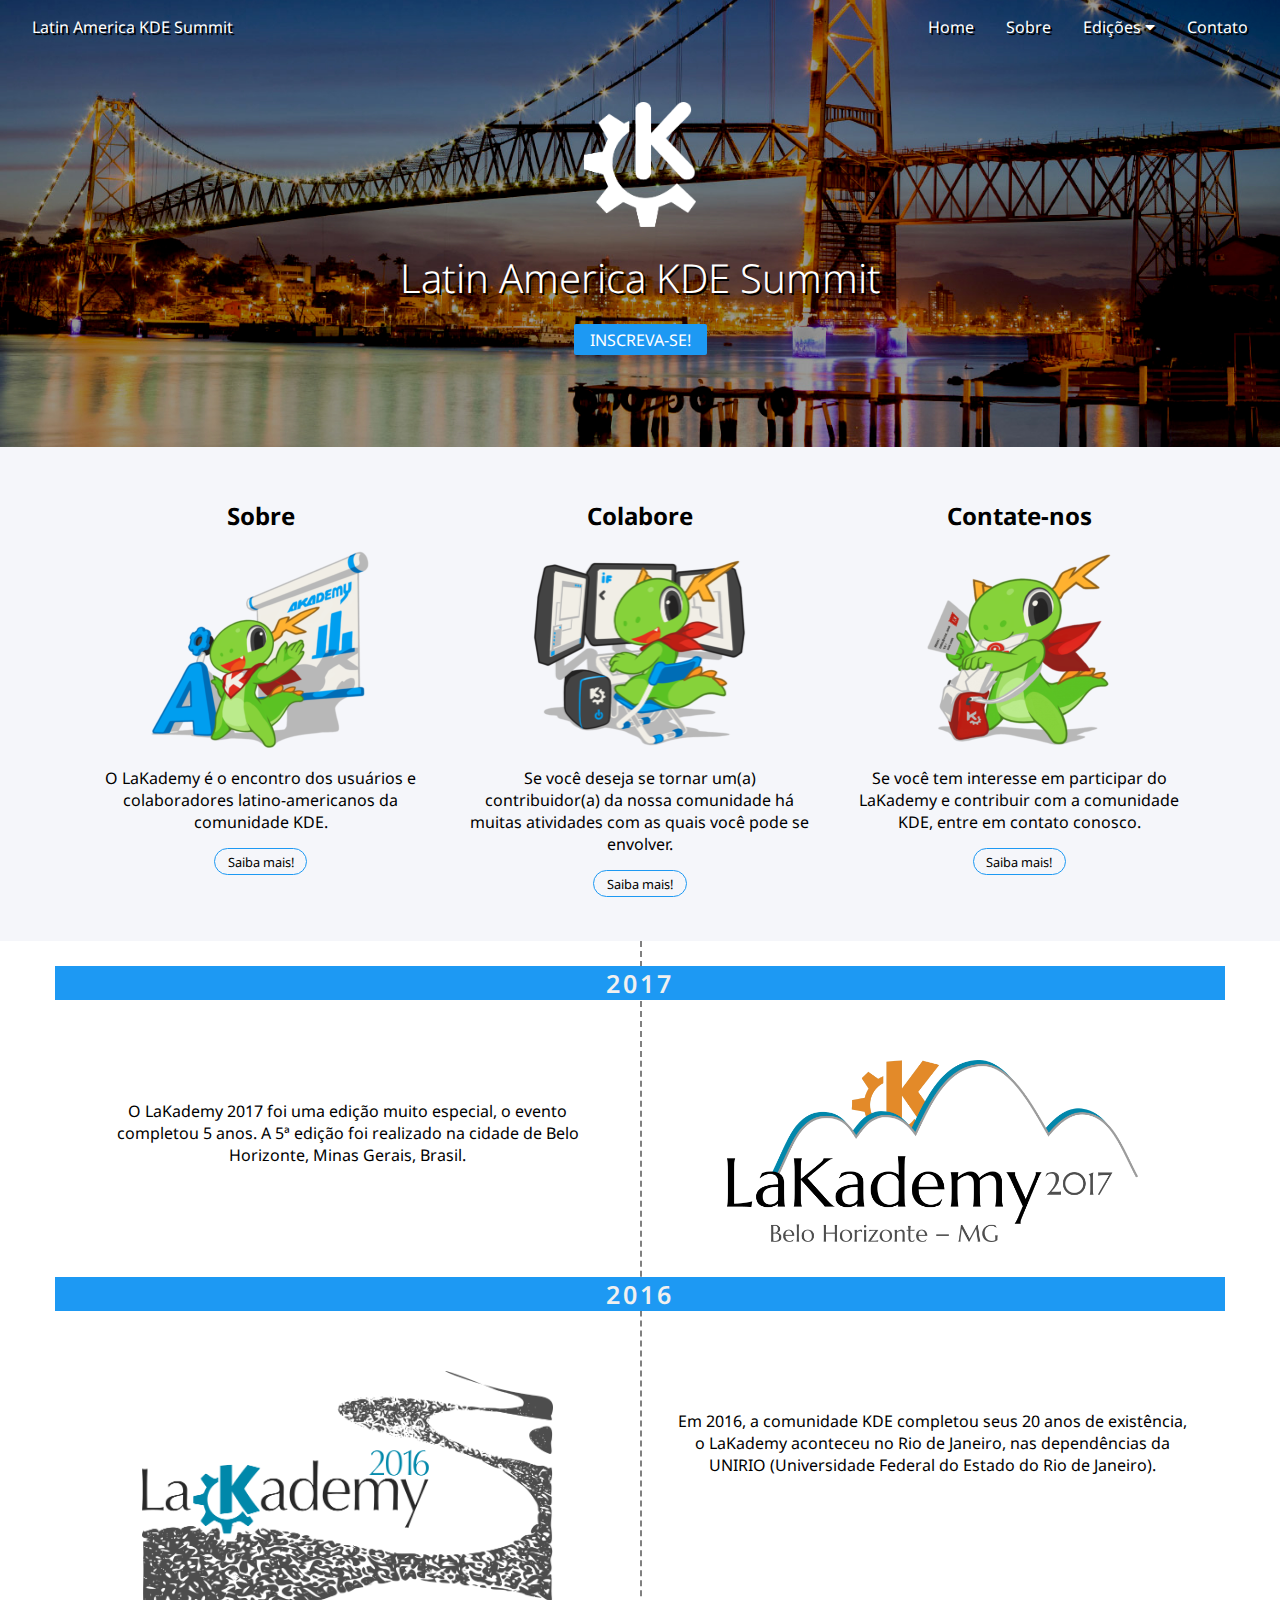
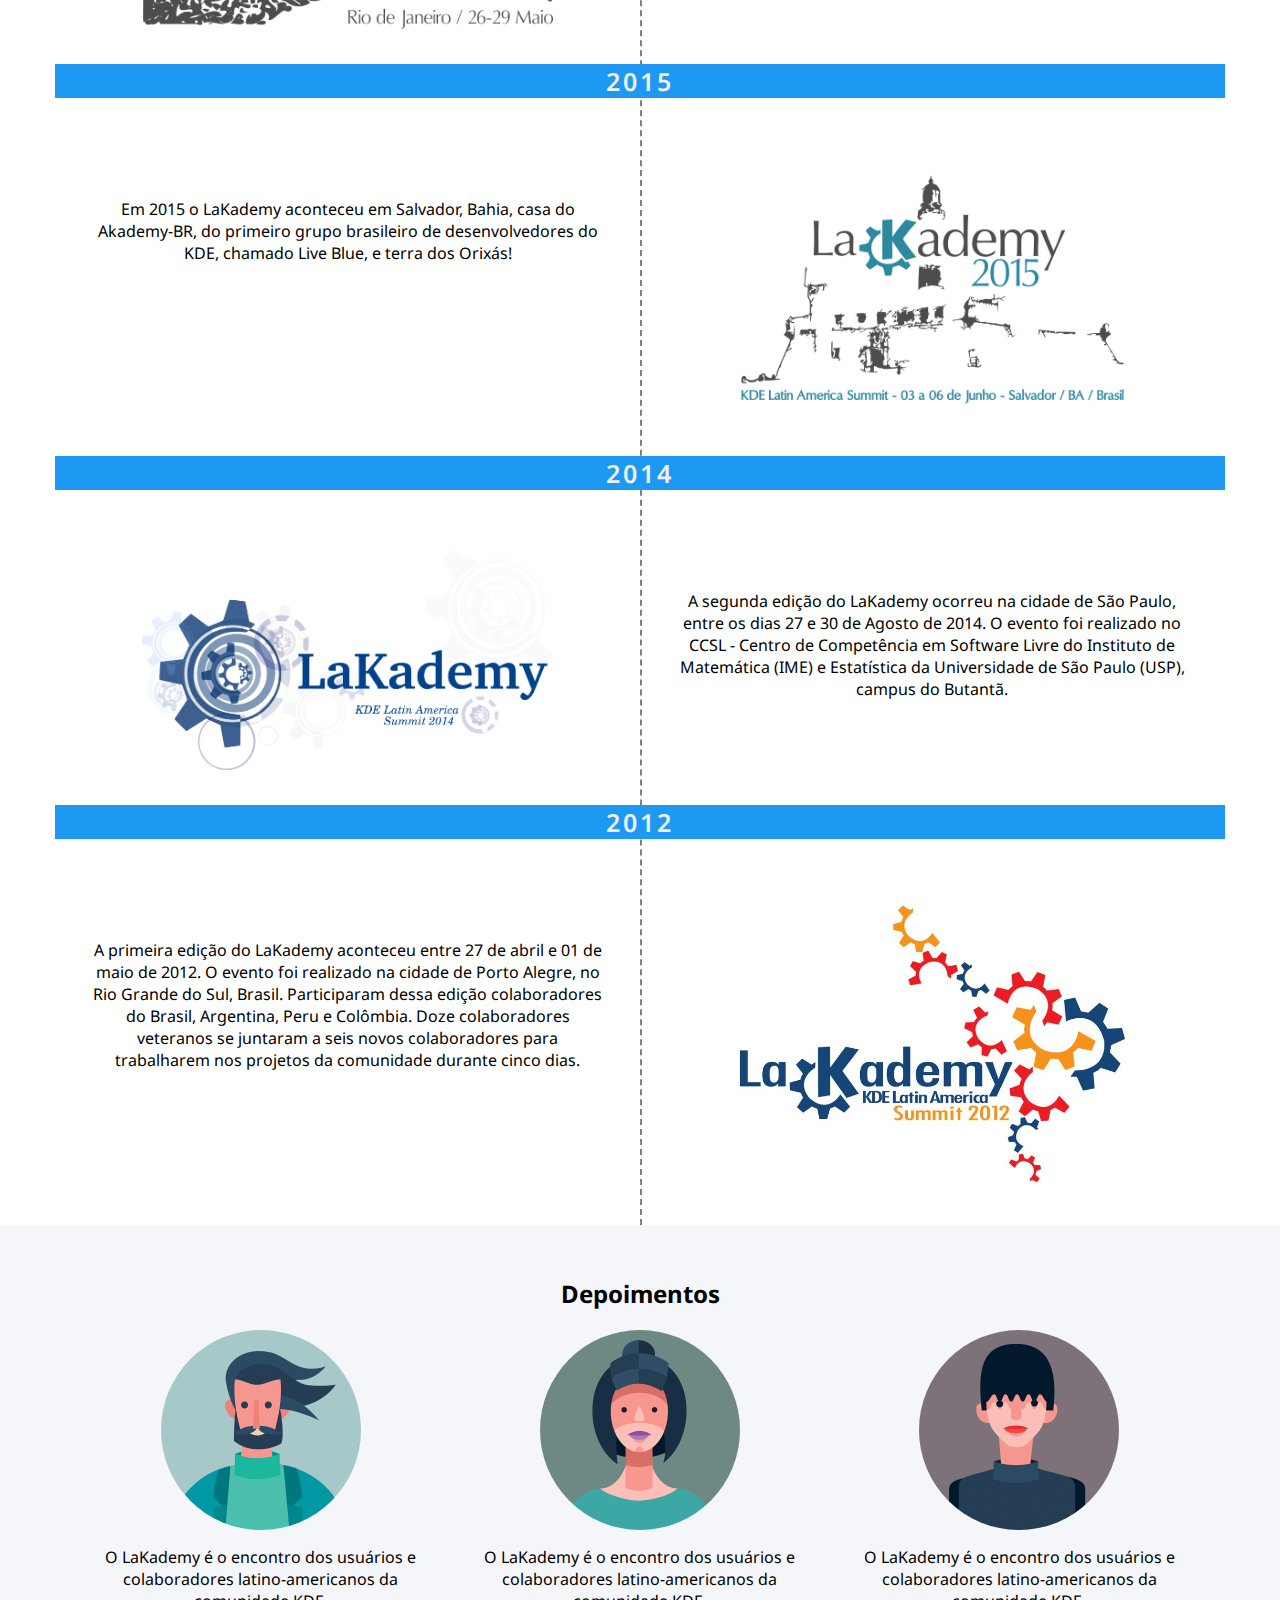
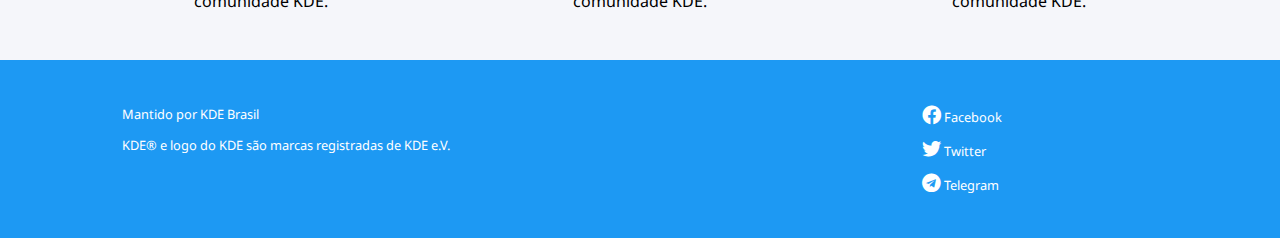
<file: index.html>
<!DOCTYPE html>
<html lang="pt-br">
    <head>
        <title>Lakademy 2018</title>
        <meta charset="utf-8" name="viewport" content="width=device-width, initial-scale=1">
        <link rel="stylesheet" type="text/css" href="css/style.css">
        <link rel="stylesheet" href="https://use.fontawesome.com/releases/v5.0.10/css/all.css">
        <link rel="icon" href="img/favicon.png" type="image/x-icon" />
        <script src="js/functions.js"></script>
    </head>
    <body>
        <header class="bg-2018">
            <nav>
                <div class="navbar">
                    <a class="navbar-title" href="index.html">Latin America KDE Summit</a>
                    <a class="navbar-item"  href="contato.html">Contato</a>
                    <div class="navbar-dropdown">
                        <a class="navbar-dropdown-title">
                            Edições
                            <i class="fa fa-caret-down"></i>
                        </a>
                        <div class="navbar-dropdown-content">
                            <a class="navbar-dropdown-item" href="2018.html">2018</a>
                            <a class="navbar-dropdown-item" href="2017.html">2017</a>
                            <a class="navbar-dropdown-item" href="2016.html">2016</a>
                            <a class="navbar-dropdown-item" href="2015.html">2015</a>
                            <a class="navbar-dropdown-item" href="2014.html">2014</a>
                            <a class="navbar-dropdown-item" href="2012.html">2012</a>
                        </div>
                    </div>
                    <a class="navbar-item" href="sobre.html">Sobre</a>
                    <a class="navbar-item" href="index.html">Home</a>
                </div>
                <div class="navbar-collapse">
                    <div class="navbar-header-collapse">
                    <a class="navbar-title">Latin America KDE Summit</a>
                    <a class="navbar-icon" onclick="javascript:menuShow();">
                        <i class="fas fa-bars"></i>
                    </a>
                    </div>
                    <a class="navbar-item-collapse hide" href="index.html">Home</a>
                    <a class="navbar-item-collapse hide" href="sobre.html">Sobre</a>
                    <a class="navbar-item-collapse hide" href="javascript:dropdownShow();">Edições
                        <i class="fa fa-caret-down"></i>
                    </a>
                    <a class="navbar-collapse-dropdown-item hide" href="2018.html">2018</a>
                    <a class="navbar-collapse-dropdown-item hide" href="2017.html">2017</a>
                    <a class="navbar-collapse-dropdown-item hide" href="2016.html">2016</a>
                    <a class="navbar-collapse-dropdown-item hide" href="2015.html">2015</a>
                    <a class="navbar-collapse-dropdown-item hide" href="2014.html">2014</a>
                    <a class="navbar-collapse-dropdown-item hide" href="2012.html">2012</a>
                    <a class="navbar-item-collapse hide" href="contato.html">Contato</a>
                </div>
            </nav>
            <img id="logo" src="img/kde-logo.png" alt="logo">
            <h1> Latin America KDE Summit</h1>
            <div class="button">
                <a href="inscreva-se.html" class="button-primary"> Inscreva-se! </a>
            </div>
        </header>

        <main>
            <section>
                <div class="container">
                    <div class="row">
                        <div class="col col-3">
                            <h2> Sobre </h2>
                            <img src="img/sobre.png">
                            <p>
                                O LaKademy é o encontro dos usuários e colaboradores latino-americanos da comunidade KDE.
                            </p>
                            <div class="button">
                                <a href="sobre.html" class="button button-secondary"> Saiba mais!</a>
                            </div>
                        </div>
                        <div class="col col-3">
                            <h2> Colabore </h2>
                            <img src="img/contribua.png">
                            <p>
                                Se você deseja se tornar um(a) contribuidor(a) da nossa comunidade há muitas atividades com as quais você pode se envolver.
                            </p>
                            <div class="button">
                                <a href="https://www.kde.org/get-involved" target="_blank" class="button-secondary"> Saiba mais!</a>
                            </div>
                        </div>
                        <div class="col col-3">
                            <h2> Contate-nos </h2>
                            <img src="img/contato.png">
                            <p>Se você tem interesse em participar do LaKademy e contribuir com a comunidade KDE, entre em contato conosco.</p>
                            <div class="button">
                                <a href="contato.html" class="button-secondary"> Saiba mais!</a>
                            </div>
                        </div>
                    </div>
                </div>
            </section>

            <section>
                <ul class="timeline">
                    <div class="timeline-background"></div>
                    <li class="timeline-year">
                        <p>
                            2017
                        </p>
                    </li>
                    <li class="timeline-img">
                        <a href="2017.html">
                            <img class="img-responsive" src="img/logo-2017.png">
                        </a>
                    </li>
                    <li class="timeline-event">
                        <p>
                            O LaKademy 2017 foi uma edição muito especial, o evento completou 5 anos. A 5ª edição foi realizado na cidade de Belo Horizonte, Minas Gerais, Brasil. 
                        </p>
                    </li>

                    <li class="timeline-year">
                        <p>
                            2016
                        </p>
                    </li>
                    <li class="timeline-img">
                        <a href="2016.html">
                            <img class="img-responsive" src="img/logo-2016.png">
                        </a>
                    </li>
                    <li class="timeline-event">
                        <p>
                            Em 2016, a comunidade KDE completou seus 20 anos de existência, o LaKademy aconteceu no Rio de Janeiro, nas dependências da UNIRIO (Universidade Federal do Estado do Rio de Janeiro).
                        </p>
                    </li>

                    <li class="timeline-year">
                        <p>
                            2015
                        </p>
                    </li>
                    <li class="timeline-img">
                        <a href="2015.html">
                            <img class="img-responsive" src="img/logo-2015.png">
                        </a>
                    </li>
                    <li class="timeline-event">
                        <p>
                            Em 2015 o LaKademy aconteceu em Salvador, Bahia, casa do Akademy-BR, do primeiro grupo brasileiro de desenvolvedores do KDE, chamado Live Blue, e terra dos Orixás! 
                        </p>
                    </li>

                    <li class="timeline-year">
                        <p>
                            2014
                        </p>
                    </li>
                    <li class="timeline-img">
                        <a href="2014.html">
                            <img class="img-responsive" src="img/logo-2014.png">
                        </a>
                    </li>
                    <li class="timeline-event">
                        <p>
                            A segunda edição do LaKademy ocorreu na cidade de São Paulo, entre os dias 27 e 30 de Agosto de 2014. O evento foi realizado
                            no CCSL - Centro de Competência em Software Livre do Instituto de Matemática (IME) e Estatística da Universidade de São
                            Paulo (USP), campus do Butantã.
                        </p>
                    </li>

                    <li class="timeline-year">
                        <p>
                            2012
                        </p>
                    </li>
                    <li class="timeline-img">
                        <a href="2012.html">
                            <img class="img-responsive" src="img/logo-2012.jpg">
                        </a>
                    </li>
                    <li class="timeline-event">
                        <p>
                        A primeira edição do LaKademy aconteceu entre 27 de abril e 01 de maio de 2012. O evento foi realizado na cidade de Porto
                        Alegre, no Rio Grande do Sul, Brasil. Participaram dessa edição colaboradores do Brasil, Argentina, Peru e Colômbia. Doze
                        colaboradores veteranos se juntaram a seis novos colaboradores para trabalharem nos projetos da comunidade durante cinco
                        dias.
                        </p>
                    </li>
                </ul>
            </section>



            <section>
                <div class="container">
                    <h2> Depoimentos </h2>
                    <div class="row">
                        <div class="col col-3">
                            <img src="img/avatar1.png" class="img-responsive img-avatar">
                            <p>
                                O LaKademy é o encontro dos usuários e colaboradores latino-americanos da comunidade KDE.
                            </p>
                        </div>
                        <div class="col col-3">
                            <img src="img/avatar2.png" class="img-responsive img-avatar">
                            <p>
                                O LaKademy é o encontro dos usuários e colaboradores latino-americanos da comunidade KDE.
                            </p>
                        </div>
                        <div class="col col-3">
                            <img src="img/avatar3.png" class="img-responsive img-avatar">
                            <p>
                                O LaKademy é o encontro dos usuários e colaboradores latino-americanos da comunidade KDE.
                            </p>
                        </div>
                    </div>
                </div>
            </section>
        </main>

        <footer>
            <div class="container">
                <div class="row">
                    <div class="col col-content">
                        <p>
                            Mantido por
                            <a target="_blank" href="http://br.kde.org/" class="link-footer"> KDE Brasil </a>
                        </p>
                        <p>
                            KDE® e logo do KDE são marcas registradas de
                            <a target="_blank" href="https://ev.kde.org/" class="link-footer">
                            KDE e.V. </a>
                        </p>
                    </div>
                    <div class="col col-sidebar">
                        <p>
                            <a target="_blank" class="link-footer" href="https://www.facebook.com/kdebrasil/">
                                <i class="icon social-media fab fa-facebook"></i> Facebook
                            </a>
                        </p>
                        <p>
                            <a target="_blank" class="link-footer" href="https://twitter.com/kdebrasil">
                                <i class="icon social-media fab fa-twitter"></i> Twitter
                            </a>
                        </p>
                        <p>
                            <a target="_blank" class="link-footer" href="https://telegram.me/joinchat/BstFRj9eUM4B7fZE3yEnLQ">
                                <i class=" icon social-media fab fa-telegram"></i> Telegram
                            </a>
                        </p>
                    </div>
                </div>
            </div>
        </footer>

    </body>
</html>
</file>
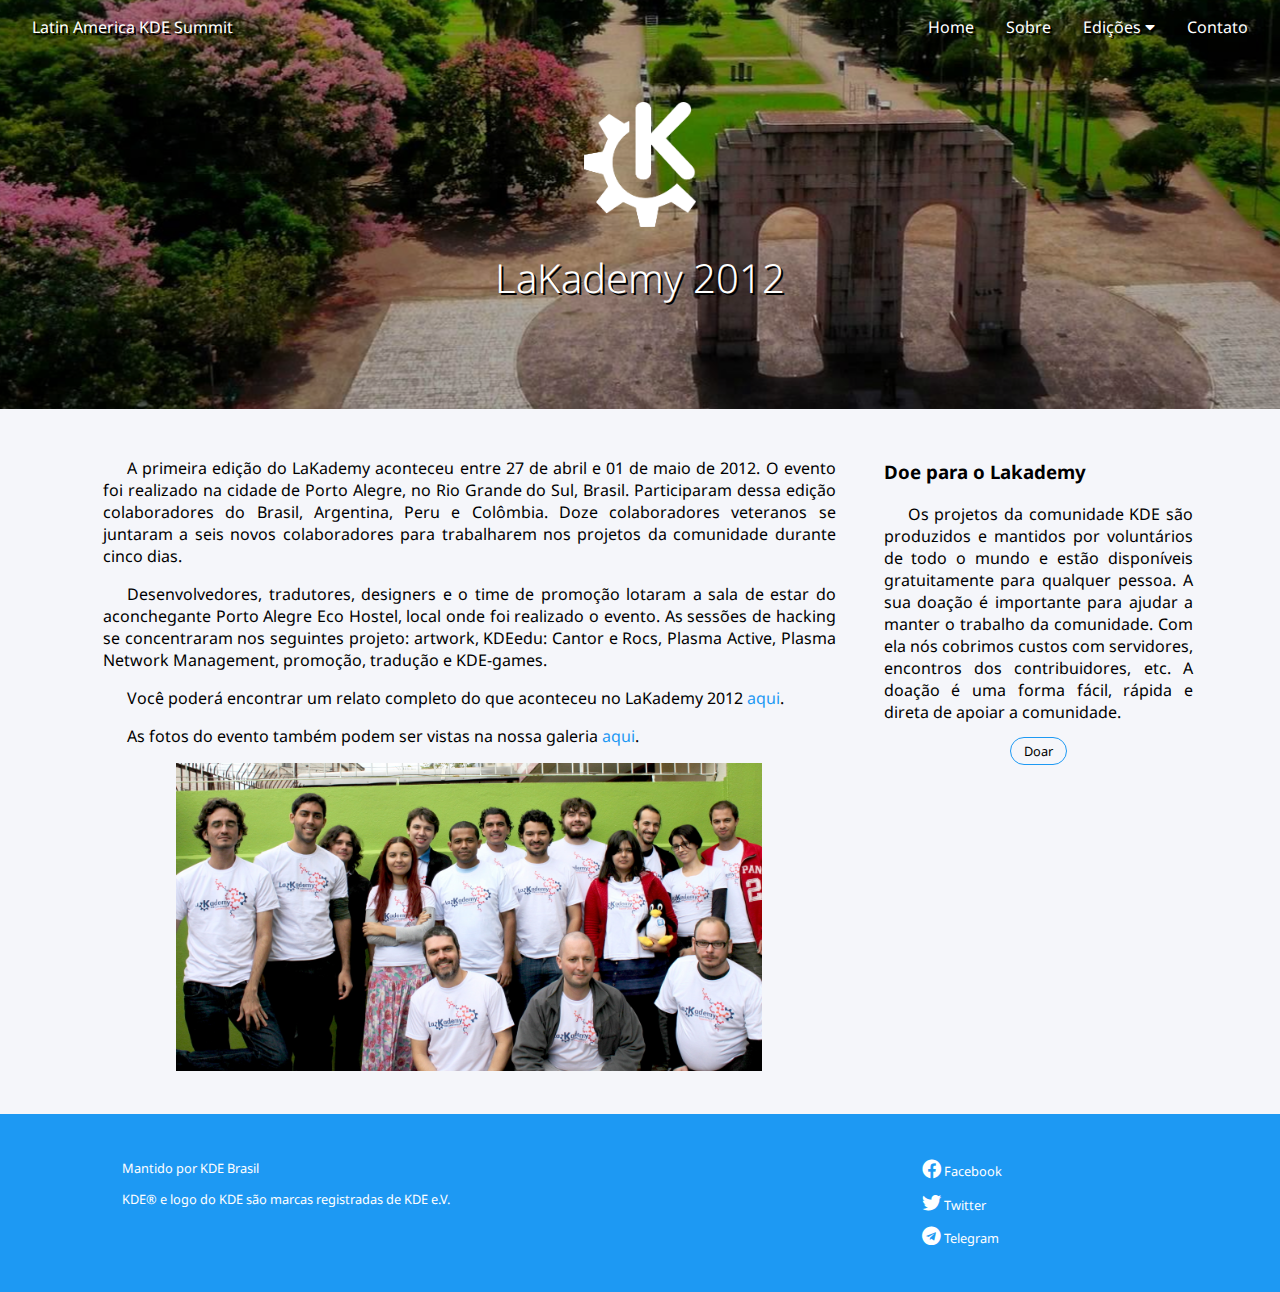
<file: 2012.html>
<!DOCTYPE html>
<html>
    <head>
        <title>LaKademy 2012</title>
        <meta charset="utf-8" name="viewport" content="width=device-width, initial-scale=1">
        <link rel="stylesheet" type="text/css" href="css/style.css">
        <link rel="stylesheet" href="https://use.fontawesome.com/releases/v5.0.10/css/all.css">
        <link rel="icon" href="img/favicon.png" type="image/x-icon" />
    </head>
    <body>
        <header class="bg-2012">
            <nav>
                <div class="navbar">
                    <a class="navbar-title" href="index.html">Latin America KDE Summit </a>
                    <a class="navbar-item"  href="contato.html">Contato</a>
                    <div class="navbar-dropdown">
                        <a class="navbar-dropdown-title">Edições
                            <i class="fa fa-caret-down"></i>
                        </a>
                        <div class="navbar-dropdown-content">
                            <a class="navbar-dropdown-item" href="2018.html">2018</a>
                            <a class="navbar-dropdown-item" href="2017.html">2017</a>
                            <a class="navbar-dropdown-item" href="2016.html">2016</a>
                            <a class="navbar-dropdown-item" href="2015.html">2015</a>
                            <a class="navbar-dropdown-item" href="2014.html">2014</a>
                        </div>
                    </div>
                    <a class="navbar-item" href="sobre.html">Sobre</a>
                    <a class="navbar-item" href="index.html">Home</a>
                </div>
                <div class="navbar-collapse">
                    <div class="navbar-header-collapse">
                        <a class="navbar-title">Latin America KDE Summit</a>
                        <a class="navbar-icon" onclick="javascript:menuShow();">
                            <i class="fas fa-bars"></i>
                        </a>
                    </div>
                    <a class="navbar-item-collapse hide" href="index.html">Home</a>
                    <a class="navbar-item-collapse hide" href="sobre.html">Sobre</a>
                    <a class="navbar-item-collapse hide" href="javascript:dropdownShow();">Edições
                        <i class="fa fa-caret-down"></i>
                    </a>
                    <a class="navbar-collapse-dropdown-item hide" href="2018.html">2018</a>
                    <a class="navbar-collapse-dropdown-item hide" href="2017.html">2017</a>
                    <a class="navbar-collapse-dropdown-item hide" href="2016.html">2016</a>
                    <a class="navbar-collapse-dropdown-item hide" href="2015.html">2015</a>
                    <a class="navbar-collapse-dropdown-item hide" href="2014.html">2014</a>
                    <a class="navbar-item-collapse hide" href="contato.html">Contato</a>
                </div>
            </nav>
            <img id="logo" src="img/kde-logo.png" alt="logo">
            <h1>LaKademy 2012</h1>
        </header>

        <main>
            <section>
                <div class="container">
                    <div class="row">
                        <div class="col col-content">
                            <p>
                                A primeira edição do LaKademy aconteceu entre 27 de abril e 01 de maio de 2012. O evento foi realizado na cidade de
                                Porto Alegre, no Rio Grande do Sul, Brasil. Participaram dessa edição colaboradores do Brasil, Argentina, Peru e Colômbia.
                                Doze colaboradores veteranos se juntaram a seis novos colaboradores para trabalharem nos projetos da comunidade durante
                                cinco dias.
                            </p>
                            <p>
                                Desenvolvedores, tradutores, designers e o time de promoção lotaram a sala de estar do aconchegante Porto Alegre Eco Hostel,
                                local onde foi realizado o evento. As sessões de hacking se concentraram nos seguintes projeto: artwork, KDEedu: Cantor e
                                Rocs, Plasma Active, Plasma Network Management, promoção, tradução e KDE-games.
                            </p>
                            <p>
                                Você poderá encontrar um relato completo do que aconteceu no LaKademy 2012
                                <a class="link" target="_blank" href="https://liveblue.wordpress.com/2012/05/06/lakademy-hierarchical-edge-bundles-and-kdevelop/">aqui</a>.
                            </p>
                            <p>
                                As fotos do evento também podem ser vistas na nossa galeria
                                <a class="link" target="_blank" href="https://www.flickr.com/photos/kdebr/sets/72157629556717474">aqui</a>.
                            </p>
                            <img class="img-responsive" src="img/2012.jpg">
                        </div>
                        <div class="col col-sidebar">
                            <h3> Doe para o Lakademy </h3>
                            <p>
                                Os projetos da comunidade KDE são produzidos e mantidos por voluntários de todo o mundo e estão disponíveis gratuitamente
                                para qualquer pessoa. A sua doação é importante para ajudar a manter o trabalho da comunidade. Com ela nós cobrimos custos
                                com servidores, encontros dos contribuidores, etc. A doação é uma forma fácil, rápida e direta de apoiar a comunidade.
                            </p>
                            <div class="button">
                                <a href="https://www.kde.org/community/donations/index.php#money" target="_blank" class="button-secondary"> Doar </a>
                            </div>

                            <iframe src="https://www.google.com/maps/embed?pb=!1m18!1m12!1m3!1d3453.918635729996!2d-51.22358018545429!3d-30.03919203799163!2m3!1f0!2f0!3f0!3m2!1i1024!2i768!4f13.1!3m3!1m2!1s0x951978fff78d6a11%3A0x4950a737be4704bf!2sPorto+Alegre+Eco+Hostel!5e0!3m2!1spt-PT!2spt!4v1527278190245"
                            width="100%" height="300" frameborder="0" style="border:0" allowfullscreen></iframe>
                        </div>
                    </div>
                </div>
            </section>
        </main>

        <footer>
            <div class="container">
                <div class="row">
                    <div class="col col-content">
                        <p>
                            Mantido por
                            <a target="_blank" href="http://br.kde.org/" class="link-footer"> KDE Brasil </a>
                        </p>
                        <p>
                            KDE® e logo do KDE são marcas registradas de
                            <a target="_blank" href="https://ev.kde.org/" class="link-footer">
                                KDE e.V. </a>
                        </p>
                    </div>
                    <div class="col col-sidebar">
                        <p>
                            <a target="_blank" class="link-footer" href="https://www.facebook.com/kdebrasil/">
                                <i class="icon social-media fab fa-facebook"></i> Facebook
                            </a>
                        </p>
                        <p>
                            <a target="_blank" class="link-footer" href="https://twitter.com/kdebrasil">
                                <i class="icon social-media fab fa-twitter"></i> Twitter
                            </a>
                        </p>
                        <p>
                            <a target="_blank" class="link-footer" href="https://telegram.me/joinchat/BstFRj9eUM4B7fZE3yEnLQ">
                                <i class=" icon social-media fab fa-telegram"></i> Telegram
                            </a>
                        </p>
                    </div>
                </div>
            </div>
        </footer>

        <script src="js/functions.js"></script>

    </body>
</html>
</file>
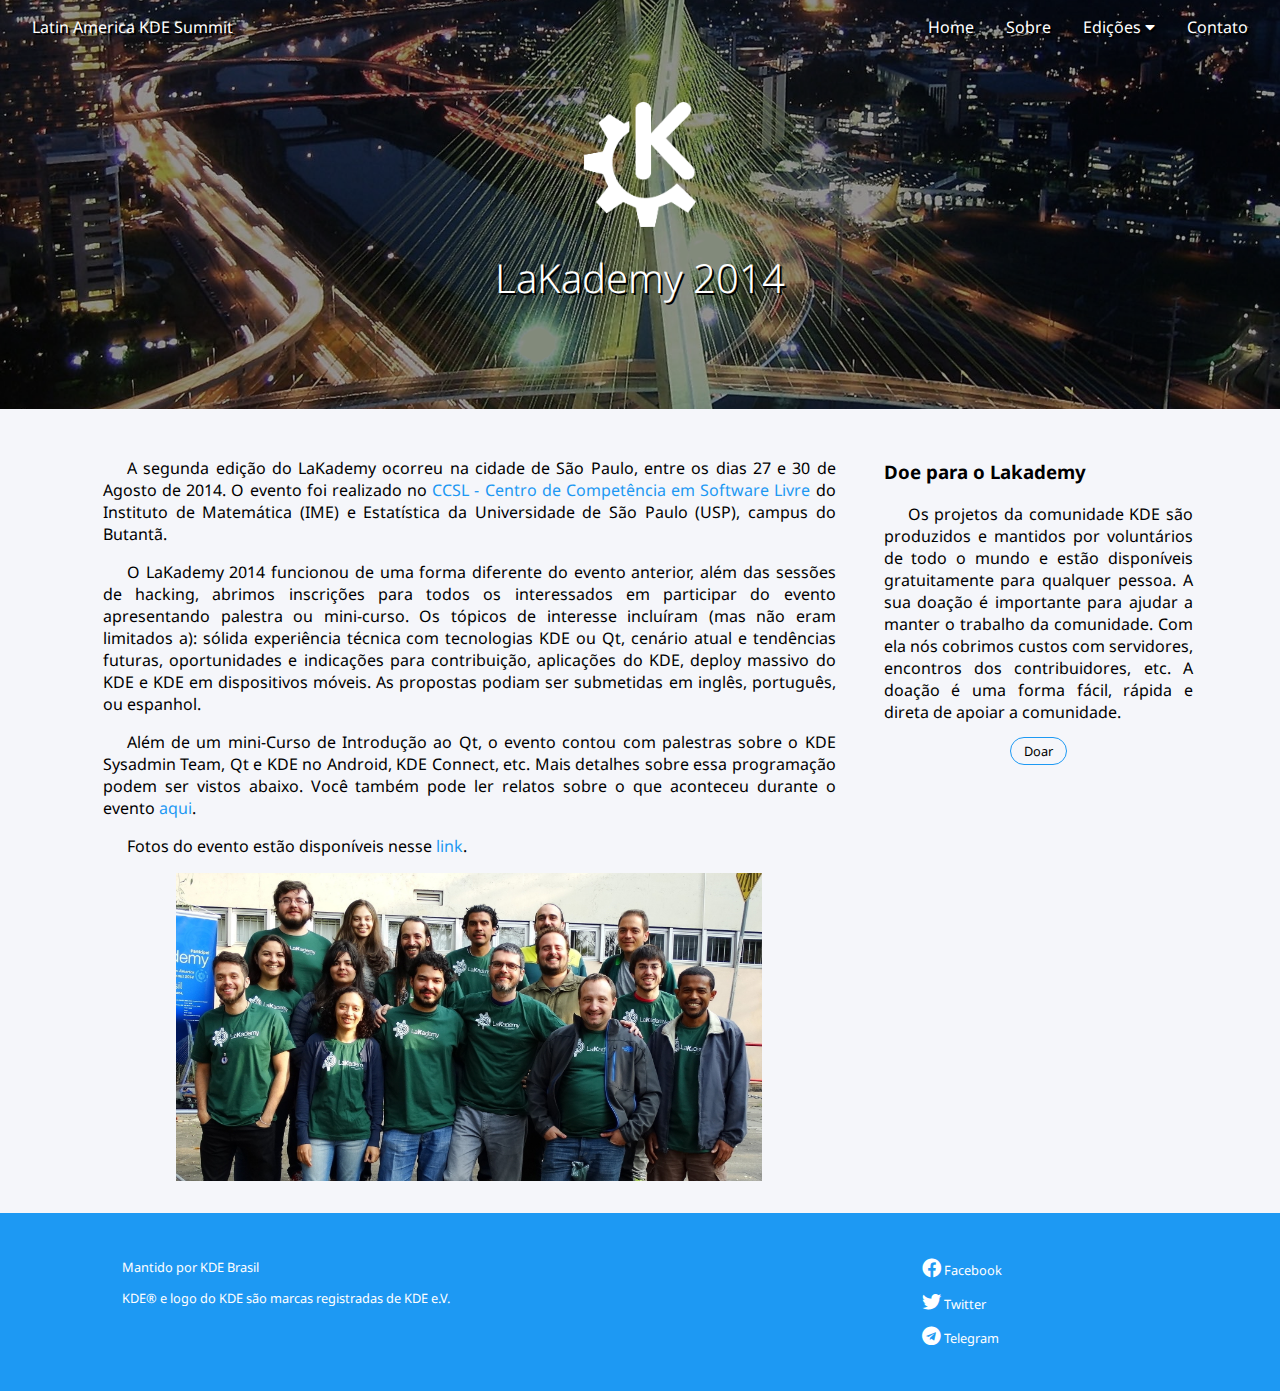
<file: 2014.html>
<!DOCTYPE html>
<html>
    <head>
        <title>LaKademy 2014</title>
        <meta charset="utf-8" name="viewport" content="width=device-width, initial-scale=1">
        <link rel="stylesheet" type="text/css" href="css/style.css">
        <link rel="stylesheet" href="https://use.fontawesome.com/releases/v5.0.10/css/all.css">
        <link rel="icon" href="img/favicon.png" type="image/x-icon" />
    </head>
    <body>
        <header class="bg-2014">
            <nav>
                <div class="navbar">
                    <a class="navbar-title" href="index.html">Latin America KDE Summit </a>
                    <a class="navbar-item"  href="contato.html">Contato</a>
                    <div class="navbar-dropdown">
                        <a class="navbar-dropdown-title">Edições
                            <i class="fa fa-caret-down"></i>
                        </a>
                        <div class="navbar-dropdown-content">
                            <a class="navbar-dropdown-item" href="2018.html">2018</a>
                            <a class="navbar-dropdown-item" href="2017.html">2017</a>
                            <a class="navbar-dropdown-item" href="2016.html">2016</a>
                            <a class="navbar-dropdown-item" href="2015.html">2015</a>
                            <a class="navbar-dropdown-item" href="2012.html">2012</a>
                        </div>
                    </div>
                    <a class="navbar-item" href="sobre.html">Sobre</a>
                    <a class="navbar-item" href="index.html">Home</a>
                </div>
                <div class="navbar-collapse">
                    <div class="navbar-header-collapse">
                        <a class="navbar-title">Latin America KDE Summit</a>
                        <a class="navbar-icon" onclick="javascript:menuShow();">
                            <i class="fas fa-bars"></i>
                        </a>
                    </div>
                    <a class="navbar-item-collapse hide" href="index.html">Home</a>
                    <a class="navbar-item-collapse hide" href="sobre.html">Sobre</a>
                    <a class="navbar-item-collapse hide" href="javascript:dropdownShow();">Edições
                        <i class="fa fa-caret-down"></i>
                    </a>
                    <a class="navbar-collapse-dropdown-item hide" href="2018.html">2018</a>
                    <a class="navbar-collapse-dropdown-item hide" href="2017.html">2017</a>
                    <a class="navbar-collapse-dropdown-item hide" href="2016.html">2016</a>
                    <a class="navbar-collapse-dropdown-item hide" href="2015.html">2015</a>
                    <a class="navbar-collapse-dropdown-item hide" href="2012.html">2012</a>
                    <a class="navbar-item-collapse hide" href="contato.html">Contato</a>
                </div>
            </nav>
            <img id="logo" src="img/kde-logo.png" alt="logo">
            <h1>LaKademy 2014</h1>
        </header>

        <main>
            <section>
                <div class="container">
                    <div class="row">
                        <div class="col col-content">
                            <p>
                                A segunda edição do LaKademy ocorreu na cidade de São Paulo, entre os dias 27 e 30 de Agosto de 2014. O evento foi
                                realizado no <a class="link" target="_blank" href="http://ccsl.ime.usp.br/">CCSL - Centro de Competência em Software Livre</a> do Instituto de
                                Matemática (IME) e Estatística da Universidade de São Paulo (USP), campus do Butantã.
                            </p>
                            <p>
                                O LaKademy 2014 funcionou de uma forma diferente do evento anterior, além das sessões de hacking, abrimos inscrições
                                para todos os interessados em participar do evento apresentando palestra ou mini-curso. Os tópicos de interesse incluíram
                                (mas não eram limitados a): sólida experiência técnica com tecnologias KDE ou Qt, cenário atual e tendências futuras,
                                oportunidades e indicações para contribuição, aplicações do KDE, deploy massivo do KDE e KDE em dispositivos móveis.
                                As propostas podiam ser submetidas em inglês, português, ou espanhol.
                            </p>
                            <p>
                                Além de um mini-Curso de Introdução ao Qt, o evento contou com palestras sobre o KDE Sysadmin Team, Qt e KDE no Android,
                                KDE Connect, etc. Mais detalhes sobre essa programação podem ser vistos abaixo. Você também pode ler relatos sobre o que
                                aconteceu durante o evento <a class="link" target="_blank"  href="https://br.kde.org/node/276">aqui</a>.
                            </p>
                            <p>
                                Fotos do evento estão disponíveis nesse <a class="link" target="_blank" href="https://www.flickr.com/photos/kdebr/sets/72157645943402447">link</a>.
                            </p>
                            <img class="img-responsive" src="img/2014.jpg">
                        </div>
                        <div class="col col-sidebar">
                            <h3> Doe para o Lakademy </h3>
                            <p>
                                Os projetos da comunidade KDE são produzidos e mantidos por voluntários de todo o mundo e estão disponíveis gratuitamente
                                para qualquer pessoa. A sua doação é importante para ajudar a manter o trabalho da comunidade. Com ela nós cobrimos custos
                                com servidores, encontros dos contribuidores, etc. A doação é uma forma fácil, rápida e direta de apoiar a comunidade.
                            </p>
                            <div class="button">
                                <a href="https://www.kde.org/community/donations/index.php#money" target="_blank" class="button-secondary"> Doar </a>
                            </div>

                            <iframe src="https://www.google.com/maps/embed?pb=!1m18!1m12!1m3!1d3657.2696666298207!2d-46.733618985651766!3d-23.558756467379787!2m3!1f0!2f0!3f0!3m2!1i1024!2i768!4f13.1!3m3!1m2!1s0x94ce561437311a2b%3A0x281256ef0da42272!2sCCSL+-+Centro+de+Compet%C3%AAncia+em+Software+Livre+da+Universidade+de+S%C3%A3o+Paulo!5e0!3m2!1spt-PT!2spt!4v1527278364309"
                            width="100%" height="300" frameborder="0" style="border:0" allowfullscreen></iframe>
                        </div>
                    </div>
                </div>
            </section>
        </main>

        <footer>
            <div class="container">
                <div class="row">
                    <div class="col col-content">
                        <p>
                            Mantido por
                            <a target="_blank" href="http://br.kde.org/" class="link-footer"> KDE Brasil </a>
                        </p>
                        <p>
                            KDE® e logo do KDE são marcas registradas de
                            <a target="_blank" href="https://ev.kde.org/" class="link-footer">
                                KDE e.V. </a>
                        </p>
                    </div>
                    <div class="col col-sidebar">
                        <p>
                            <a target="_blank" class="link-footer" href="https://www.facebook.com/kdebrasil/">
                                <i class="icon social-media fab fa-facebook"></i> Facebook
                            </a>
                        </p>
                        <p>
                            <a target="_blank" class="link-footer" href="https://twitter.com/kdebrasil">
                                <i class="icon social-media fab fa-twitter"></i> Twitter
                            </a>
                        </p>
                        <p>
                            <a target="_blank" class="link-footer" href="https://telegram.me/joinchat/BstFRj9eUM4B7fZE3yEnLQ">
                                <i class=" icon social-media fab fa-telegram"></i> Telegram
                            </a>
                        </p>
                    </div>
                </div>
            </div>
        </footer>

        <script src="js/functions.js"></script>

    </body>
</html>
</file>
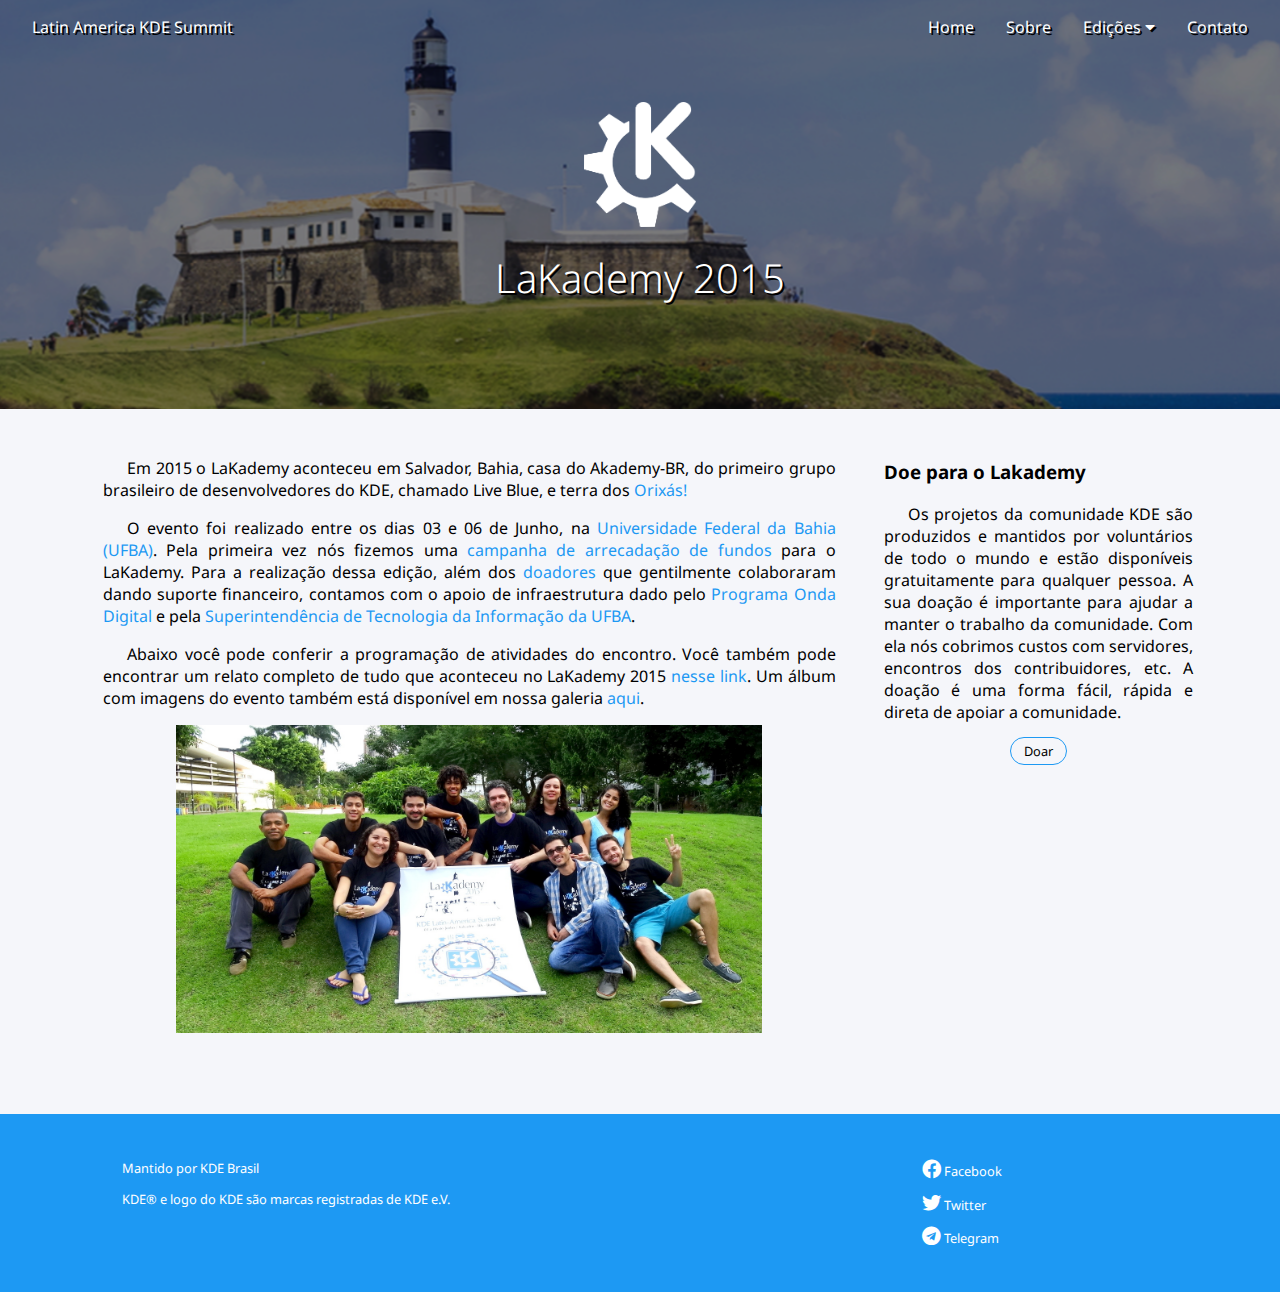
<file: 2015.html>
<!DOCTYPE html>
<html>
    <head>
        <title>LaKademy 2015</title>
        <meta charset="utf-8" name="viewport" content="width=device-width, initial-scale=1">
        <link rel="stylesheet" type="text/css" href="css/style.css">
        <link rel="stylesheet" href="https://use.fontawesome.com/releases/v5.0.10/css/all.css">
        <link rel="icon" href="img/favicon.png" type="image/x-icon" />
    </head>
    <body>
        <header class="bg-2015">
            <nav>
                <div class="navbar">
                    <a class="navbar-title" href="index.html">Latin America KDE Summit </a>
                    <a class="navbar-item"  href="contato.html">Contato</a>
                    <div class="navbar-dropdown">
                        <a class="navbar-dropdown-title">Edições
                            <i class="fa fa-caret-down"></i>
                        </a>
                        <div class="navbar-dropdown-content">
                            <a class="navbar-dropdown-item" href="2018.html">2018</a>
                            <a class="navbar-dropdown-item" href="2017.html">2017</a>
                            <a class="navbar-dropdown-item" href="2016.html">2016</a>
                            <a class="navbar-dropdown-item" href="2014.html">2014</a>
                            <a class="navbar-dropdown-item" href="2012.html">2012</a>
                        </div>
                    </div>
                    <a class="navbar-item" href="sobre.html">Sobre</a>
                    <a class="navbar-item" href="index.html">Home</a>
                </div>
                <div class="navbar-collapse">
                    <div class="navbar-header-collapse">
                        <a class="navbar-title">Latin America KDE Summit</a>
                        <a class="navbar-icon" onclick="javascript:menuShow();">
                            <i class="fas fa-bars"></i>
                        </a>
                    </div>
                    <a class="navbar-item-collapse hide" href="index.html">Home</a>
                    <a class="navbar-item-collapse hide" href="sobre.html">Sobre</a>
                    <a class="navbar-item-collapse hide" href="javascript:dropdownShow();">Edições
                        <i class="fa fa-caret-down"></i>
                    </a>
                    <a class="navbar-collapse-dropdown-item hide" href="2018.html">2018</a>
                    <a class="navbar-collapse-dropdown-item hide" href="2017.html">2017</a>
                    <a class="navbar-collapse-dropdown-item hide" href="2016.html">2016</a>
                    <a class="navbar-collapse-dropdown-item hide" href="2014.html">2014</a>
                    <a class="navbar-collapse-dropdown-item hide" href="2012.html">2012</a>
                    <a class="navbar-item-collapse hide" href="contato.html">Contato</a>
                </div>
            </nav>
            <img id="logo" src="img/kde-logo.png" alt="logo">
            <h1>LaKademy 2015</h1>
        </header>

        <main>
            <section>
                <div class="container">
                    <div class="row">
                        <div class="col col-content">
                            <p>
                                Em 2015 o LaKademy aconteceu em Salvador, Bahia, casa do Akademy-BR, do primeiro grupo brasileiro de desenvolvedores do KDE,
                                chamado Live Blue, e terra dos <a class="link" target="_blank" href="https://pt.wikipedia.org/wiki/Orix%C3%A1">Orixás!</a>

                            </p>
                            <p>
                                O evento foi realizado entre os dias 03 e 06 de Junho, na <a class="link" target="_blank" href="https://www.ufba.br/Universidade">Universidade Federal
                                da Bahia (UFBA)</a>. Pela primeira vez nós fizemos uma <a class="link" target="_blank"  href="https://br.kde.org/node/281">campanha de arrecadação de
                                fundos</a> para o LaKademy. Para a realização dessa edição, além dos <a class="link" target="_blank"  href="https://br.kde.org/node/300">doadores</a> que
                                gentilmente colaboraram dando suporte financeiro, contamos com o apoio de infraestrutura dado pelo <a class="link" target="_blank" href="https://wiki.dcc.ufba.br/OndaDigital/">Programa Onda Digital</a> e
                                pela <a class="link" target="_blank" href="https://sti.ufba.br">Superintendência de Tecnologia da Informação da UFBA</a>.
                            </p>
                            <p>
                                Abaixo você pode conferir a programação de atividades do encontro. Você também pode encontrar um relato completo de tudo
                                que aconteceu no LaKademy 2015 <a class="link" target="_blank" href="https://br.kde.org/node/306">nesse link</a>. Um álbum com imagens do evento também
                                está disponível em nossa galeria <a class="link" target="_blank" href="https://www.flickr.com/photos/kdebr/albums/72157653998957099">aqui</a>.
                            </p>
                            <img class="img-responsive" src="img/2015.jpg">
                        </div>
                        <div class="col col-sidebar">
                            <h3> Doe para o Lakademy </h3>
                            <p>
                                Os projetos da comunidade KDE são produzidos e mantidos por voluntários de todo o mundo e estão disponíveis gratuitamente
                                para qualquer pessoa. A sua doação é importante para ajudar a manter o trabalho da comunidade. Com ela nós cobrimos custos
                                com servidores, encontros dos contribuidores, etc. A doação é uma forma fácil, rápida e direta de apoiar a comunidade.
                            </p>
                            <div class="button">
                                <a href="https://www.kde.org/community/donations/index.php#money" target="_blank" class="button-secondary"> Doar </a>
                            </div>

                            <iframe src="https://www.google.com/maps/embed?pb=!1m18!1m12!1m3!1d1982667.851370981!2d-40.78224079546211!3d-13.93488303618449!2m3!1f0!2f0!3f0!3m2!1i1024!2i768!4f13.1!3m3!1m2!1s0x716036156d75477%3A0x5f96cd445ba8f856!2sUniversidade+Federal+da+Bahia!5e0!3m2!1spt-PT!2spt!4v1527278457833"
                            width="100%" height="300" frameborder="0" style="border:0" allowfullscreen></iframe>
                        </div>
                    </div>
                </div>
            </section>
        </main>

        <footer>
            <div class="container">
                <div class="row">
                    <div class="col col-content">
                        <p>
                            Mantido por
                            <a target="_blank" href="http://br.kde.org/" class="link-footer"> KDE Brasil </a>
                        </p>
                        <p>
                            KDE® e logo do KDE são marcas registradas de
                            <a target="_blank" href="https://ev.kde.org/" class="link-footer">
                                KDE e.V. </a>
                        </p>
                    </div>
                    <div class="col col-sidebar">
                        <p>
                            <a target="_blank" class="link-footer" href="https://www.facebook.com/kdebrasil/">
                                <i class="icon social-media fab fa-facebook"></i> Facebook
                            </a>
                        </p>
                        <p>
                            <a target="_blank" class="link-footer" href="https://twitter.com/kdebrasil">
                                <i class="icon social-media fab fa-twitter"></i> Twitter
                            </a>
                        </p>
                        <p>
                            <a target="_blank" class="link-footer" href="https://telegram.me/joinchat/BstFRj9eUM4B7fZE3yEnLQ">
                                <i class=" icon social-media fab fa-telegram"></i> Telegram
                            </a>
                        </p>
                    </div>
                </div>
            </div>
        </footer>

        <script src="js/functions.js"></script>

    </body>
</html>
</file>
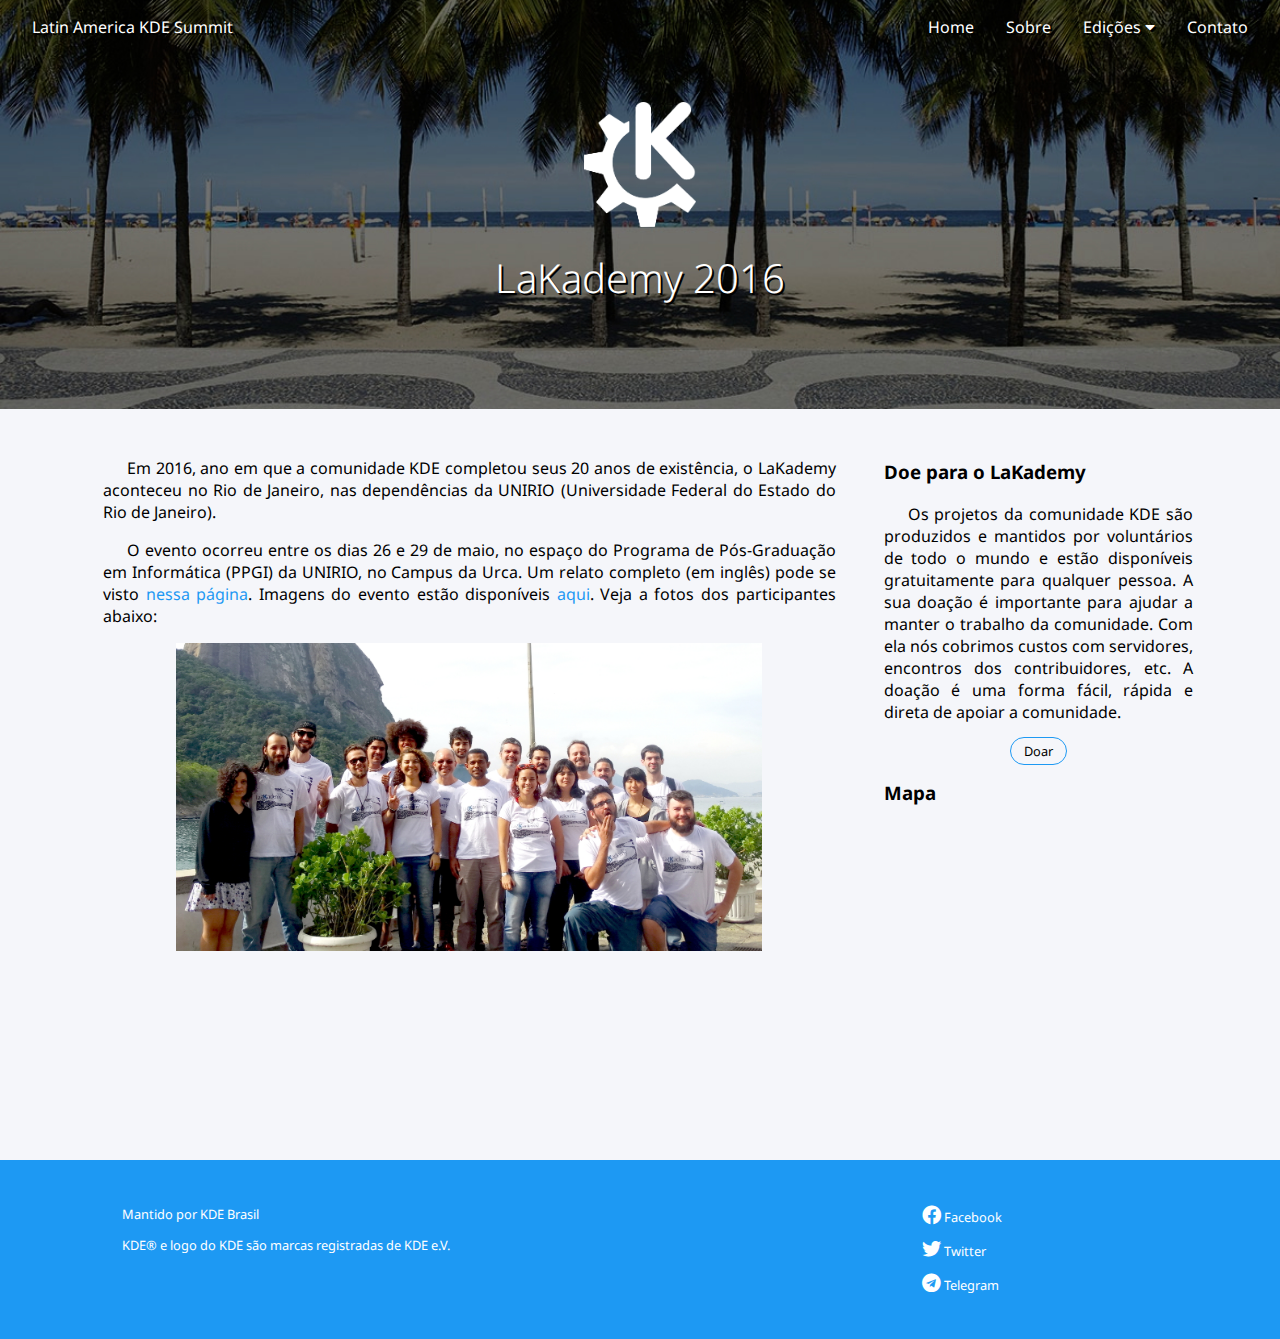
<file: 2016.html>
<!DOCTYPE html>
<html>

    <head>
        <title>LaKademy 2016</title>
        <meta charset="utf-8" name="viewport" content="width=device-width, initial-scale=1">
        <link rel="stylesheet" type="text/css" href="css/style.css">
        <link rel="stylesheet" href="https://use.fontawesome.com/releases/v5.0.10/css/all.css">
        <link rel="icon" href="img/favicon.png" type="image/x-icon" />
        <script src="js/functions.js"></script>
    </head>

    <body>
        <header class="bg-2016">
            <nav>
                <div class="navbar">
                    <a class="navbar-title" href="index.html">Latin America KDE Summit</a>
                    <a class="navbar-item" href="contato.html">Contato</a>
                    <div class="navbar-dropdown">
                        <a class="navbar-dropdown-title">
                            Edições
                            <i class="fa fa-caret-down"></i>
                        </a>
                        <div class="navbar-dropdown-content">
                            <a class="navbar-dropdown-item" href="2018.html">2018</a>
                            <a class="navbar-dropdown-item" href="2017.html">2017</a>
                            <a class="navbar-dropdown-item" href="2015.html">2015</a>
                            <a class="navbar-dropdown-item" href="2014.html">2014</a>
                            <a class="navbar-dropdown-item" href="2012.html">2012</a>
                        </div>
                    </div>
                    <a class="navbar-item" href="sobre.html">Sobre</a>
                    <a class="navbar-item" href="index.html">Home</a>
                </div>
                <div class="navbar-collapse">
                    <div class="navbar-header-collapse">
                        <a class="navbar-title">Latin America KDE Summit</a>
                        <a class="navbar-icon" onclick="javascript:menuShow();">
                            <i class="fas fa-bars"></i>
                        </a>
                    </div>
                    <a class="navbar-item-collapse hide" href="index.html">Home</a>
                    <a class="navbar-item-collapse hide" href="sobre.html">Sobre</a>
                    <a class="navbar-item-collapse hide" href="javascript:dropdownShow();">Edições
                        <i class="fa fa-caret-down"></i>
                    </a>
                    <a class="navbar-collapse-dropdown-item hide" href="2018.html">2018</a>
                    <a class="navbar-collapse-dropdown-item hide" href="2017.html">2017</a>
                    <a class="navbar-collapse-dropdown-item hide" href="2015.html">2015</a>
                    <a class="navbar-collapse-dropdown-item hide" href="2014.html">2014</a>
                    <a class="navbar-collapse-dropdown-item hide" href="2012.html">2012</a>
                    <a class="navbar-item-collapse hide" href="contato.html">Contato</a>
                </div>
            </nav>
            <img id="logo" src="img/kde-logo.png" alt="logo">
            <h1> LaKademy 2016</h1>
        </header>

        <main>
            <section>
                <div class="container">
                    <div class="row">
                        <div class="col col-content">
                            <p>
                                Em 2016, ano em que a comunidade KDE completou seus 20 anos de existência, o LaKademy aconteceu no Rio de Janeiro, nas dependências
                                da UNIRIO (Universidade Federal do Estado do Rio de Janeiro).
                            </p>
                            <p>
                                O evento ocorreu entre os dias 26 e 29 de maio, no espaço do Programa de Pós-Graduação em Informática (PPGI) da UNIRIO,
                                no Campus da Urca. Um relato completo (em inglês) pode se visto <a class="link" href="https://dot.kde.org/2016/06/14/lakademy-2016-%E2%80%92-strewing-floss-culture" target="_blank"> nessa página</a>.
                                Imagens do evento estão disponíveis <a class="link" href="https://www.flickr.com/photos/kdebr/albums/72157668445531240" target="_blank">aqui</a>. Veja a fotos dos participantes abaixo:
                            </p>
                            <img class="img-responsive" src="img/2016.jpg">
                        </div>
                        <div class="col col-sidebar">
                            <h3> Doe para o LaKademy </h3>
                            <p>
                                Os projetos da comunidade KDE são produzidos e mantidos por voluntários de todo o mundo e estão disponíveis gratuitamente
                                para qualquer pessoa. A sua doação é importante para ajudar a manter o trabalho da comunidade.
                                Com ela nós cobrimos custos com servidores, encontros dos contribuidores, etc. A doação é uma
                                forma fácil, rápida e direta de apoiar a comunidade.
                            </p>
                            <div class="button">
                                <a href="https://www.kde.org/community/donations/index.php#money" target="_blank" class="button-secondary"> Doar </a>
                            </div>

                            <h3> Mapa </h3>
                            <iframe src="https://www.google.com/maps/embed?pb=!1m18!1m12!1m3!1d942027.4166863642!2d-44.18988695926744!3d-22.73587473386535!2m3!1f0!2f0!3f0!3m2!1i1024!2i768!4f13.1!3m3!1m2!1s0x997f5c0402816f%3A0xbade7d3529d93c00!2sUNIRIO!5e0!3m2!1spt-BR!2spt!4v1526839215064"
                                width="100%" height="300" frameborder="0" style="border:0" allowfullscreen></iframe>
                        </div>
                    </div>
                </div>
            </section>
        </main>

        <footer>
            <div class="container">
                <div class="row">
                    <div class="col col-content">
                        <p>
                            Mantido por
                            <a target="_blank" href="http://br.kde.org/" class="link-footer"> KDE Brasil </a>
                        </p>
                        <p>
                            KDE® e logo do KDE são marcas registradas de
                            <a target="_blank" href="https://ev.kde.org/" class="link-footer">
                            KDE e.V. </a>
                        </p>
                    </div>
                    <div class="col col-sidebar">
                        <p>
                            <a target="_blank" class="link-footer" href="https://www.facebook.com/kdebrasil/">
                                <i class="icon social-media fab fa-facebook"></i> Facebook
                            </a>
                        </p>
                        <p>
                            <a target="_blank" class="link-footer" href="https://twitter.com/kdebrasil">
                                <i class="icon social-media fab fa-twitter"></i> Twitter
                            </a>
                        </p>
                        <p>
                            <a target="_blank" class="link-footer" href="https://telegram.me/joinchat/BstFRj9eUM4B7fZE3yEnLQ">
                                <i class=" icon social-media fab fa-telegram"></i> Telegram
                            </a>
                        </p>
                    </div>
                </div>
            </div>
        </footer>

    </body>

</html>
</file>
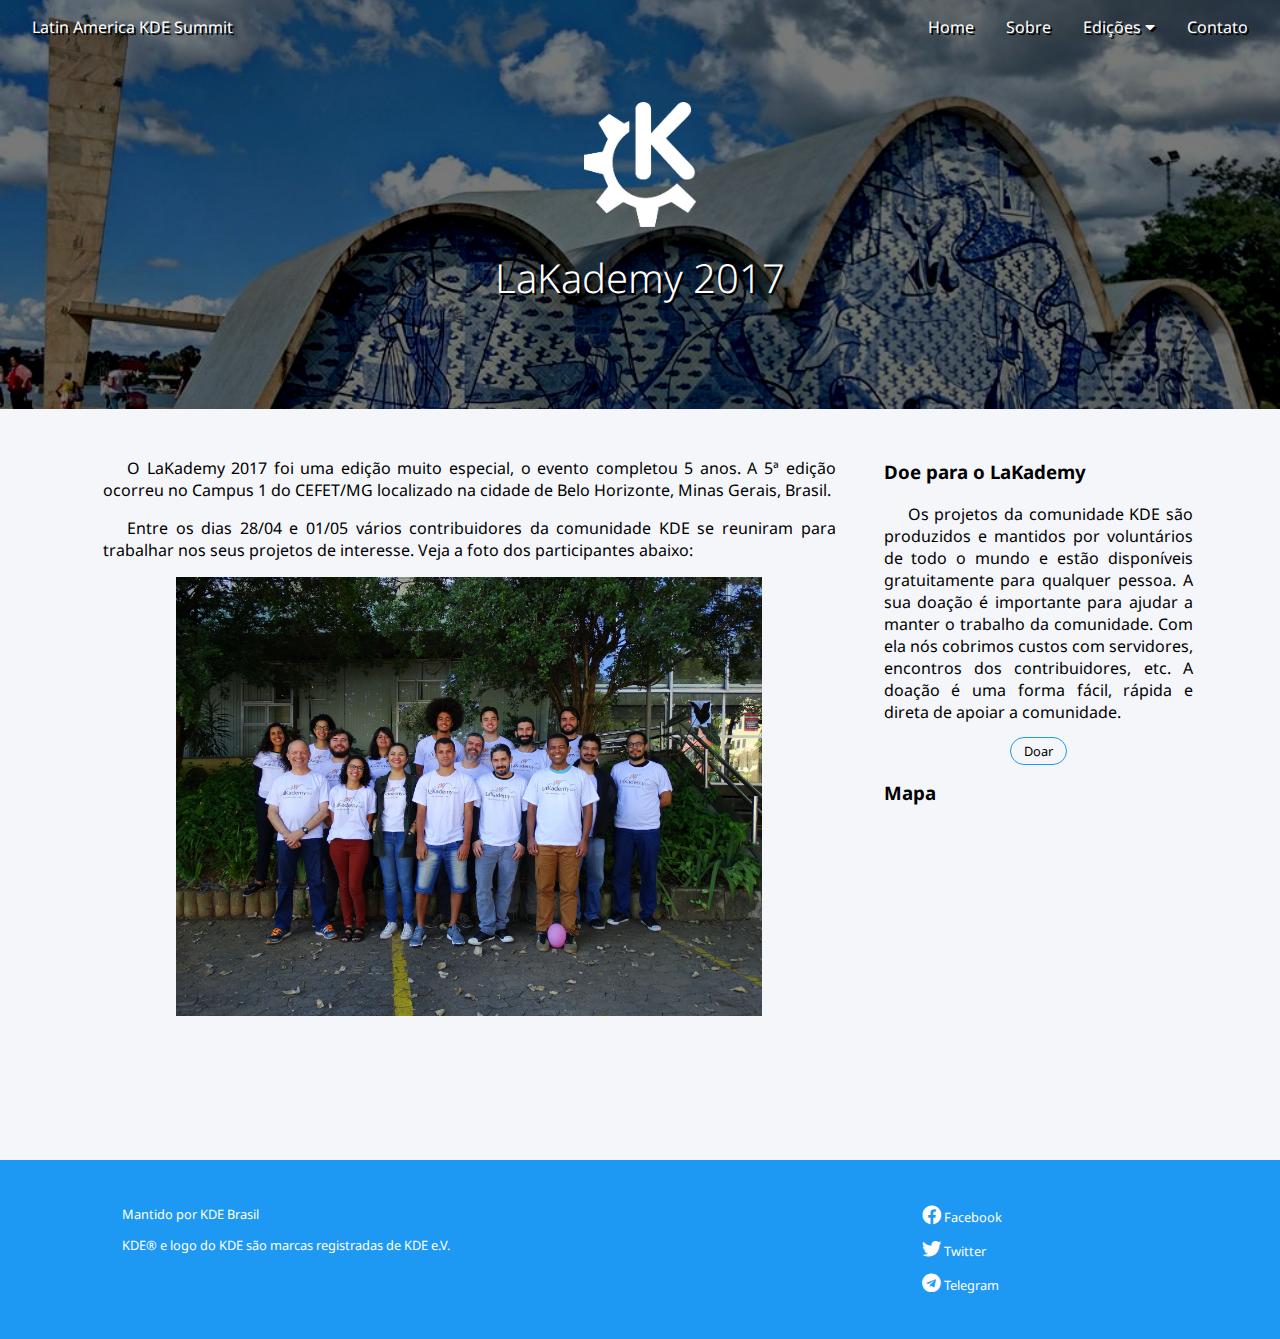
<file: 2017.html>
<!DOCTYPE html>
<html>
    <head>
        <title>LaKademy  2017</title>
        <meta charset="utf-8" name="viewport" content="width=device-width, initial-scale=1">
        <link rel="stylesheet" type="text/css" href="css/style.css">
        <link rel="stylesheet" href="https://use.fontawesome.com/releases/v5.0.10/css/all.css">
        <link rel="icon" href="img/favicon.png" type="image/x-icon"/>
        <script src="js/functions.js"></script>
    </head>
    <body>
        <header class="bg-2017">
            <nav>
                <div class="navbar">
                    <a class="navbar-title" href="index.html">Latin America KDE Summit</a>
                    <a class="navbar-item" href="contato.html">Contato</a>
                    <div class="navbar-dropdown">
                        <a class="navbar-dropdown-title">
                            Edições
                            <i class="fa fa-caret-down"></i>
                        </a>
                        <div class="navbar-dropdown-content">
                            <a class="navbar-dropdown-item" href="2018.html">2018</a>
                            <a class="navbar-dropdown-item" href="2016.html">2016</a>
                            <a class="navbar-dropdown-item" href="2015.html">2015</a>
                            <a class="navbar-dropdown-item" href="2014.html">2014</a>
                            <a class="navbar-dropdown-item" href="2012.html">2012</a>
                        </div>
                    </div>
                    <a class="navbar-item" href="sobre.html">Sobre</a>
                    <a class="navbar-item" href="index.html">Home</a>
                </div>
                <div class="navbar-collapse">
                    <div class="navbar-header-collapse">
                        <a class="navbar-title">Latin America KDE Summit</a>
                        <a class="navbar-icon" onclick="javascript:menuShow();">
                            <i class="fas fa-bars"></i>
                        </a>
                    </div>
                    <a class="navbar-item-collapse hide" href="index.html">Home</a>
                    <a class="navbar-item-collapse hide" href="sobre.html">Sobre</a>
                    <a class="navbar-item-collapse hide" href="javascript:dropdownShow();">Edições
                        <i class="fa fa-caret-down"></i>
                    </a>
                    <a class="navbar-collapse-dropdown-item hide" href="2018.html">2018</a>
                    <a class="navbar-collapse-dropdown-item hide" href="2016.html">2016</a>
                    <a class="navbar-collapse-dropdown-item hide" href="2015.html">2015</a>
                    <a class="navbar-collapse-dropdown-item hide" href="2014.html">2014</a>
                    <a class="navbar-collapse-dropdown-item hide" href="2012.html">2012</a>
                    <a class="navbar-item-collapse hide" href="contato.html">Contato</a>
                </div>
            </nav>
            <img id="logo" src="img/kde-logo.png" alt="logo">
            <h1> LaKademy 2017</h1>
        </header>

        <main>
            <section>
                <div class="container">
                    <div class="row">
                        <div class="col col-content">
                            <p>
                                O LaKademy 2017 foi uma edição muito especial, o evento completou 5 anos. A 5ª edição ocorreu no Campus 1 do CEFET/MG localizado na
                                cidade de Belo Horizonte, Minas Gerais, Brasil.
                            </p>
                            <p>
                                Entre os dias 28/04 e 01/05 vários contribuidores da comunidade KDE se reuniram para trabalhar nos seus projetos de interesse. Veja a foto dos participantes abaixo:
                            </p>
                            <img class="img-responsive" src="img/2017.jpg">
                        </div>
                        <div class="col col-sidebar">
                            <h3> Doe para o LaKademy  </h3>
                            <p>
                                Os projetos da comunidade KDE são produzidos e mantidos por voluntários de todo o mundo e estão disponíveis gratuitamente
                                para qualquer pessoa. A sua doação é importante para ajudar a manter o trabalho da comunidade. Com ela nós cobrimos custos
                                com servidores, encontros dos contribuidores, etc. A doação é uma forma fácil, rápida e direta de apoiar a comunidade.
                            </p>
                            <div class="button">
                                <a href="https://www.kde.org/community/donations/index.php#money" target="_blank" class="button-secondary"> Doar </a>
                            </div>

                            <h3> Mapa </h3>
                            <iframe src="https://www.google.com/maps/embed?pb=!1m18!1m12!1m3!1d15003.046652882931!2d-43.997284770708895!3d-19.934445935618484!2m3!1f0!2f0!3f0!3m2!1i1024!2i768!4f13.1!3m3!1m2!1s0xa6970392abe2d5%3A0x4506db259f21d144!2sCentro+Federal+de+Educa%C3%A7%C3%A3o+Tecnol%C3%B3gica+de+Minas+Gerais+-+Campus+I!5e0!3m2!1spt-BR!2spt!4v1526836364867"
                                width="100%" height="300" frameborder="0" style="border:0" allowfullscreen></iframe>
                        </div>
                    </div>
                </div>
            </section>
        </main>

        <footer>
            <div class="container">
                <div class="row">
                    <div class="col col-content">
                        <p>
                            Mantido por <a target="_blank" href="http://br.kde.org/" class="link-footer"> KDE Brasil </a>
                        </p>
                        <p>
                            KDE® e logo do KDE são marcas registradas de <a target="_blank" href="https://ev.kde.org/" class="link-footer"> KDE e.V. </a>
                        </p>
                    </div>
                    <div class="col col-sidebar">
                        <p>
                            <a target="_blank" class="link-footer" href="https://www.facebook.com/kdebrasil/">
                                <i class="icon social-media fab fa-facebook"></i> Facebook
                            </a>
                        </p>
                        <p>
                            <a target="_blank" class="link-footer" href="https://twitter.com/kdebrasil">
                                <i class="icon social-media fab fa-twitter"></i> Twitter
                            </a>
                        </p>
                        <p>
                            <a target="_blank" class="link-footer" href="https://telegram.me/joinchat/BstFRj9eUM4B7fZE3yEnLQ">
                                <i class=" icon social-media fab fa-telegram"></i> Telegram
                            </a>
                        </p>
                    </div>
                </div>
            </div>
        </footer>

    </body>
</html>
</file>
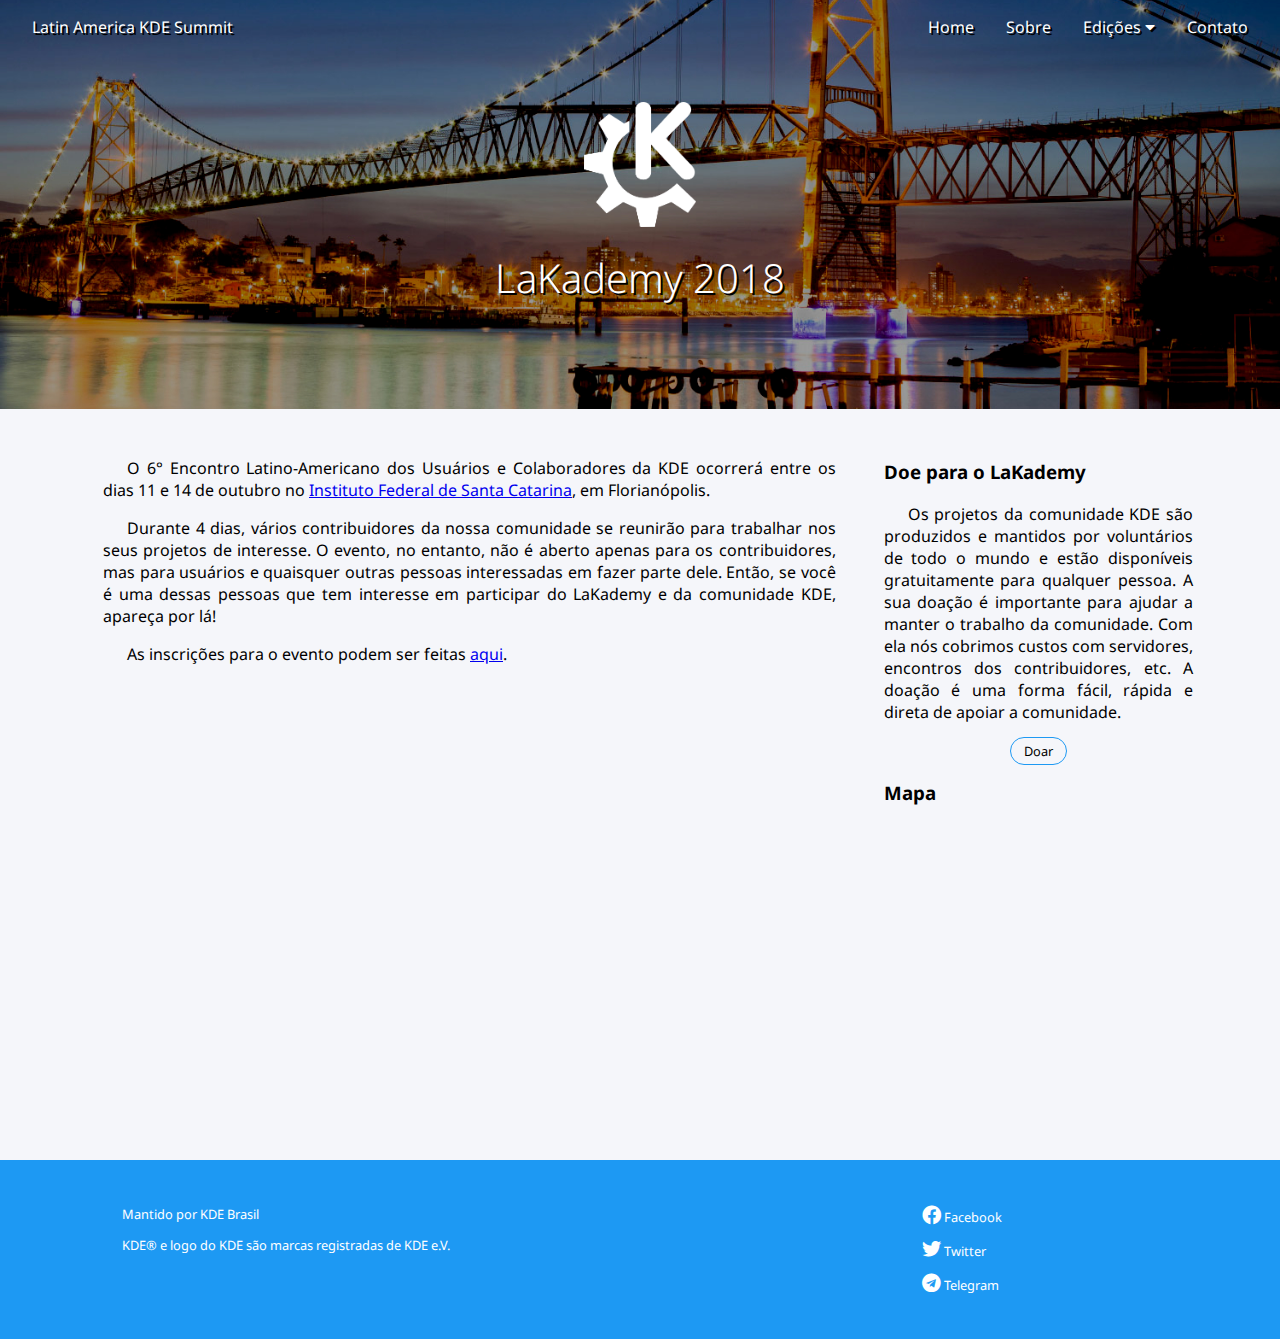
<file: 2018.html>
<!DOCTYPE html>
<html>
    <head>
        <title>LaKademy  2018</title>
        <meta charset="utf-8" name="viewport" content="width=device-width, initial-scale=1">
        <link rel="stylesheet" type="text/css" href="css/style.css">
        <link rel="stylesheet" href="https://use.fontawesome.com/releases/v5.0.10/css/all.css">
        <link rel="icon" href="img/favicon.png" type="image/x-icon"/>
        <script src="js/functions.js"></script>
    </head>
    <body>
        <header class="bg-2018">
            <nav>
                <div class="navbar">
                    <a class="navbar-title" href="index.html">Latin America KDE Summit</a>
                    <a class="navbar-item" href="contato.html">Contato</a>
                    <div class="navbar-dropdown">
                        <a class="navbar-dropdown-title">
                            Edições
                            <i class="fa fa-caret-down"></i>
                        </a>
                        <div class="navbar-dropdown-content">
                            <a class="navbar-dropdown-item" href="2017.html">2017</a>
                            <a class="navbar-dropdown-item" href="2016.html">2016</a>
                            <a class="navbar-dropdown-item" href="2015.html">2015</a>
                            <a class="navbar-dropdown-item" href="2014.html">2014</a>
                            <a class="navbar-dropdown-item" href="2012.html">2012</a>
                        </div>
                    </div>
                    <a class="navbar-item" href="sobre.html">Sobre</a>
                    <a class="navbar-item" href="index.html">Home</a>
                </div>
                <div class="navbar-collapse">
                    <div class="navbar-header-collapse">
                        <a class="navbar-title">Latin America KDE Summit</a>
                        <a class="navbar-icon" onclick="javascript:menuShow();">
                            <i class="fas fa-bars"></i>
                        </a>
                    </div>
                    <a class="navbar-item-collapse hide" href="index.html">Home</a>
                    <a class="navbar-item-collapse hide" href="sobre.html">Sobre</a>
                    <a class="navbar-item-collapse hide" href="javascript:dropdownShow();">Edições
                        <i class="fa fa-caret-down"></i>
                    </a>
                    <a class="navbar-collapse-dropdown-item hide" href="2017.html">2017</a>
                    <a class="navbar-collapse-dropdown-item hide" href="2016.html">2016</a>
                    <a class="navbar-collapse-dropdown-item hide" href="2015.html">2015</a>
                    <a class="navbar-collapse-dropdown-item hide" href="2014.html">2014</a>
                    <a class="navbar-collapse-dropdown-item hide" href="2012.html">2012</a>
                    <a class="navbar-item-collapse hide" href="contato.html">Contato</a>
                </div>
            </nav>
            <img id="logo" src="img/kde-logo.png" alt="logo">
            <h1> LaKademy 2018</h1>
        </header>

        <main>
            <section>
                <div class="container">
                    <div class="row">
                        <div class="col col-content">
                            <p>
                                O 6° Encontro Latino-Americano dos Usuários e Colaboradores da KDE ocorrerá entre os dias 11 e 14 de outubro no
                                <a href="http://www.ifsc.edu.br/">Instituto Federal de Santa Catarina</a>, em Florianópolis.
                            </p>
                            <p>
                                Durante 4 dias, vários contribuidores da nossa comunidade se reunirão para trabalhar nos seus projetos de interesse. O evento,
                                no entanto, não é aberto apenas para os contribuidores, mas para usuários e quaisquer outras pessoas interessadas em fazer
                                parte dele. Então, se você é uma dessas pessoas que tem interesse em participar do LaKademy e da comunidade KDE, apareça por lá!
                            </p>
                            <p>
                                As inscrições para o evento podem ser feitas <a href="inscreva-se.html">aqui</a>.
                            </p>

                        </div>
                        <div class="col col-sidebar">
                            <h3> Doe para o LaKademy  </h3>
                            <p>
                                Os projetos da comunidade KDE são produzidos e mantidos por voluntários de todo o mundo e estão disponíveis gratuitamente
                                para qualquer pessoa. A sua doação é importante para ajudar a manter o trabalho da comunidade. Com ela nós cobrimos custos
                                com servidores, encontros dos contribuidores, etc. A doação é uma forma fácil, rápida e direta de apoiar a comunidade.
                            </p>
                            <div class="button">
                                <a href="https://www.kde.org/community/donations/index.php#money" target="_blank" class="button-secondary"> Doar </a>
                            </div>

                            <h3> Mapa </h3>
                            <iframe src="https://www.google.com/maps/embed?pb=!1m18!1m12!1m3!1d14143.904001464132!2d-48.551855878007!3d-27.594273665694054!2m3!1f0!2f0!3f0!3m2!1i1024!2i768!4f13.1!3m3!1m2!1s0x9527383952ef73c1%3A0x9da1af8904bb9477!2sIFSC+C%C3%A2mpus+Florian%C3%B3polis!5e0!3m2!1spt-PT!2spt!4v1527278817454"
                            width="100%" height="300" frameborder="0" style="border:0" allowfullscreen></iframe>
                        </div>
                    </div>
                </div>
            </section>
        </main>

        <footer>
            <div class="container">
                <div class="row">
                    <div class="col col-content">
                        <p>
                            Mantido por <a target="_blank" href="http://br.kde.org/" class="link-footer"> KDE Brasil </a>
                        </p>
                        <p>
                            KDE® e logo do KDE são marcas registradas de <a target="_blank" href="https://ev.kde.org/" class="link-footer"> KDE e.V. </a>
                        </p>
                    </div>
                    <div class="col col-sidebar">
                        <p>
                            <a target="_blank" class="link-footer" href="https://www.facebook.com/kdebrasil/">
                                <i class="icon social-media fab fa-facebook"></i> Facebook
                            </a>
                        </p>
                        <p>
                            <a target="_blank" class="link-footer" href="https://twitter.com/kdebrasil">
                                <i class="icon social-media fab fa-twitter"></i> Twitter
                            </a>
                        </p>
                        <p>
                            <a target="_blank" class="link-footer" href="https://telegram.me/joinchat/BstFRj9eUM4B7fZE3yEnLQ">
                                <i class=" icon social-media fab fa-telegram"></i> Telegram
                            </a>
                        </p>
                    </div>
                </div>
            </div>
        </footer>

    </body>
</html>
</file>
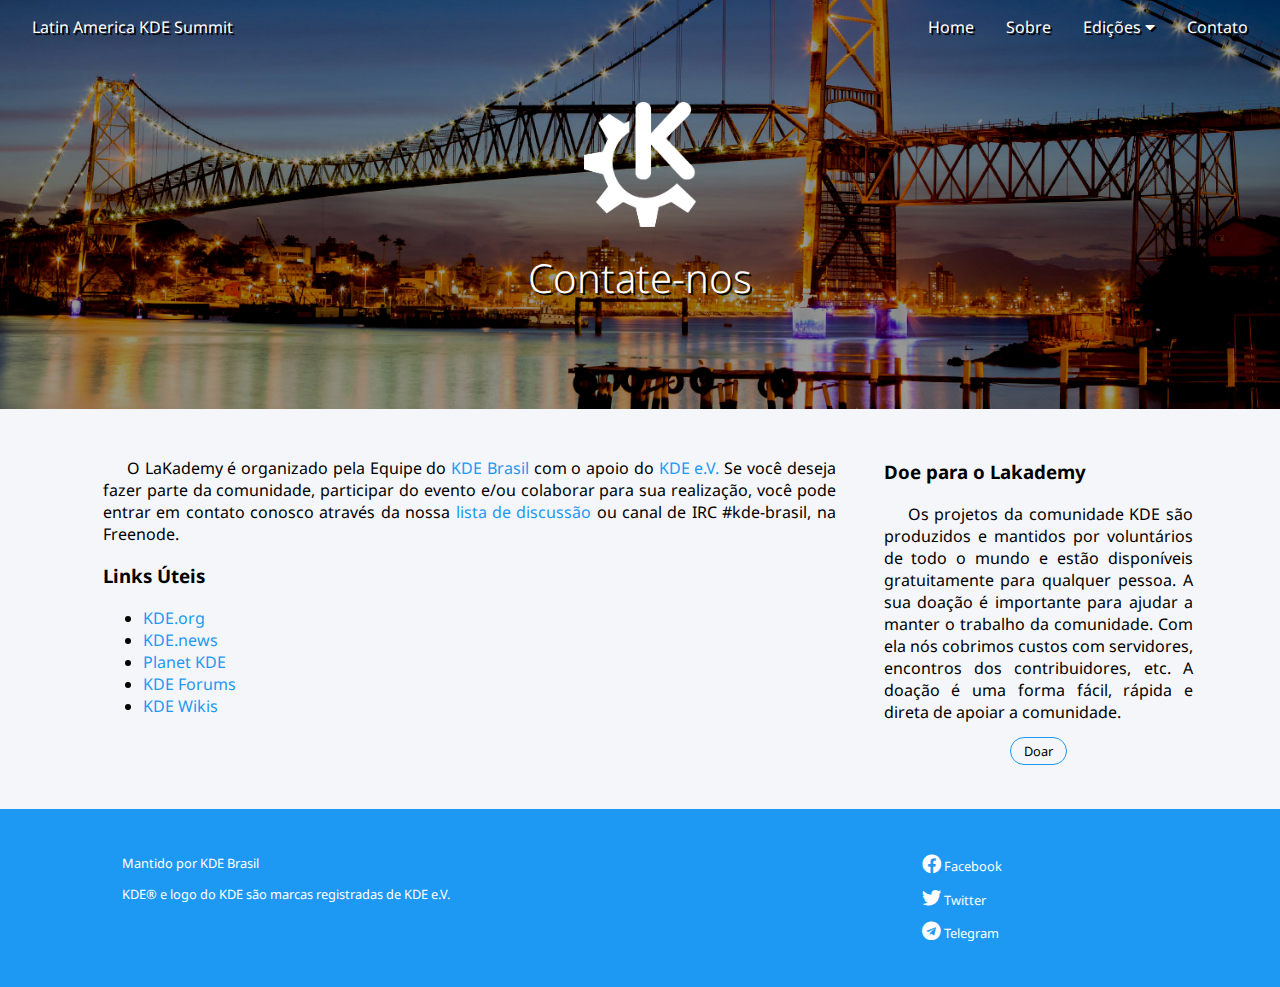
<file: contato.html>
<!DOCTYPE html>
<html>

    <head>
        <title>Contato</title>
        <meta charset="utf-8" name="viewport" content="width=device-width, initial-scale=1">
        <link rel="stylesheet" type="text/css" href="css/style.css">
        <link rel="stylesheet" href="https://use.fontawesome.com/releases/v5.0.10/css/all.css">
        <link rel="icon" href="img/favicon.png" type="image/x-icon" />
        <script src="js/functions.js"></script>
    </head>

    <body>
        <header class="bg-2018">
            <nav>
                <div class="navbar">
                    <a class="navbar-title" href="index.html">Latin America KDE Summit</a>
                    <a class="navbar-item" href="contato.html">Contato</a>
                    <div class="navbar-dropdown">
                        <a class="navbar-dropdown-title">
                            Edições
                            <i class="fa fa-caret-down"></i>
                        </a>
                        <div class="navbar-dropdown-content">
                            <a class="navbar-dropdown-item" href="2018.html">2018</a>
                            <a class="navbar-dropdown-item" href="2017.html">2017</a>
                            <a class="navbar-dropdown-item" href="2016.html">2016</a>
                            <a class="navbar-dropdown-item" href="2015.html">2015</a>
                            <a class="navbar-dropdown-item" href="2014.html">2014</a>
                            <a class="navbar-dropdown-item" href="2012.html">2012</a>
                        </div>
                    </div>
                    <a class="navbar-item" href="sobre.html">Sobre</a>
                    <a class="navbar-item" href="index.html">Home</a>
                </div>
                <div class="navbar-collapse">
                    <div class="navbar-header-collapse">
                        <a class="navbar-title">Latin America KDE Summit</a>
                        <a class="navbar-icon" onclick="javascript:menuShow();">
                            <i class="fas fa-bars"></i>
                        </a>
                    </div>
                    <a class="navbar-item-collapse hide" href="index.html">Home</a>
                    <a class="navbar-item-collapse hide" href="sobre.html">Sobre</a>
                    <a class="navbar-item-collapse hide" href="javascript:dropdownShow();">Edições
                        <i class="fa fa-caret-down"></i>
                    </a>
                    <a class="navbar-collapse-dropdown-item hide" href="2018.html">2018</a>
                    <a class="navbar-collapse-dropdown-item hide" href="2017.html">2017</a>
                    <a class="navbar-collapse-dropdown-item hide" href="2016.html">2016</a>
                    <a class="navbar-collapse-dropdown-item hide" href="2015.html">2015</a>
                    <a class="navbar-collapse-dropdown-item hide" href="2014.html">2014</a>
                    <a class="navbar-collapse-dropdown-item hide" href="2012.html">2012</a>
                    <a class="navbar-item-collapse hide" href="contato.html">Contato</a>
                </div>
            </nav>
            <img id="logo" src="img/kde-logo.png" alt="logo">
            <h1> Contate-nos </h1>
        </header>

        <main>
            <section>
                <div class="container">
                    <div class="row">
                        <div class="col col-content">
                            <p>
                                O LaKademy é organizado pela Equipe do <a class ="link" href="https://br.kde.org/"> KDE Brasil </a>  com o apoio do <a class="link" href="https://ev.kde.org/"> KDE e.V. </a> Se você deseja fazer parte da comunidade, participar
                                do evento e/ou colaborar para sua realização, você pode entrar em contato conosco através da nossa <a class="link" href="https://mail.kde.org/mailman/listinfo/kde-br"> lista de discussão </a> ou
                                canal de IRC #kde-brasil, na Freenode.
                            </p>
                            <h3> Links Úteis </h3>
                            <ul>
                                <li>
                                    <a class="link" href="https://www.kde.org/" target="_blank"> KDE.org </a>
                                </li>
                                <li>
                                    <a class="link" href="https://dot.kde.org/" target="_blank"> KDE.news </a>
                                </li>
                                <li>
                                    <a class="link" href="https://planetkde.org/" target="_blank"> Planet KDE </a>
                                </li>
                                <li>
                                    <a class="link" href="https://forum.kde.org/" target="_blank"> KDE Forums </a>
                                </li>
                                <li>
                                    <a class="link" href="https://wiki.kde.org/" target="_blank"> KDE Wikis </a>
                                </li>
                            </ul>
                        </div>
                        <div class="col col-sidebar">
                            <h3> Doe para o Lakademy </h3>
                            <p>
                                Os projetos da comunidade KDE são produzidos e mantidos por voluntários de todo o mundo e estão disponíveis gratuitamente
                                para qualquer pessoa. A sua doação é importante para ajudar a manter o trabalho da comunidade.
                                Com ela nós cobrimos custos com servidores, encontros dos contribuidores, etc. A doação é uma
                                forma fácil, rápida e direta de apoiar a comunidade.
                            </p>
                            <div class="button">
                                <a href="https://www.kde.org/community/donations/index.php#money" target="_blank" class="button-secondary"> Doar </a>
                            </div>

                        </div>
                    </div>
                </div>
            </section>
        </main>

        <footer>
            <div class="container">
                <div class="row">
                    <div class="col col-content">
                        <p>
                            Mantido por
                            <a target="_blank" href="http://br.kde.org/" class="link-footer"> KDE Brasil </a>
                        </p>
                        <p>
                            KDE® e logo do KDE são marcas registradas de
                            <a target="_blank" href="https://ev.kde.org/" class="link-footer">
                            KDE e.V. </a>
                        </p>
                    </div>
                    <div class="col col-sidebar">
                        <p>
                            <a target="_blank" class="link-footer" href="https://www.facebook.com/kdebrasil/">
                                <i class="icon social-media fab fa-facebook"></i> Facebook
                            </a>
                        </p>
                        <p>
                            <a target="_blank" class="link-footer" href="https://twitter.com/kdebrasil">
                                <i class="icon social-media fab fa-twitter"></i> Twitter
                            </a>
                        </p>
                        <p>
                            <a target="_blank" class="link-footer" href="https://telegram.me/joinchat/BstFRj9eUM4B7fZE3yEnLQ">
                                <i class=" icon social-media fab fa-telegram"></i> Telegram
                            </a>
                        </p>
                    </div>
                </div>
            </div>
        </footer>

    </body>

</html>
</file>
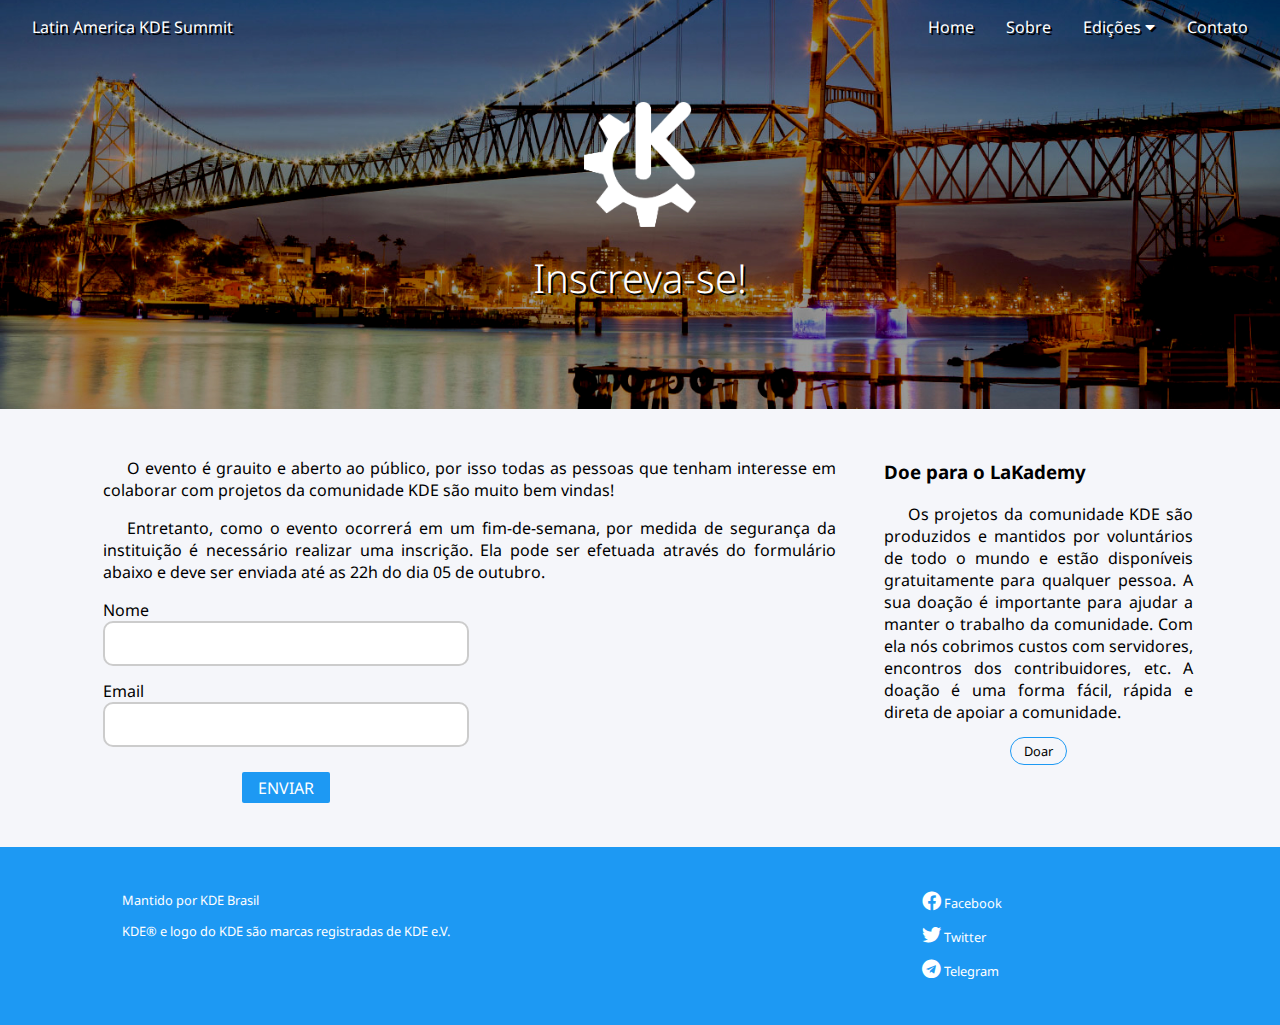
<file: inscreva-se.html>
<!DOCTYPE html>
<html>

<head>
    <title>Inscreva-se</title>
    <meta charset="utf-8" name="viewport" content="width=device-width, initial-scale=1">
    <link rel="stylesheet" type="text/css" href="css/style.css">
    <link rel="stylesheet" href="https://use.fontawesome.com/releases/v5.0.10/css/all.css">
    <link rel="icon" href="img/favicon.png" type="image/x-icon" />
    <script src="js/functions.js"></script>
</head>

<body>
    <header class="bg-2018">
        <nav>
            <div class="navbar">
                <a class="navbar-title" href="index.html">Latin America KDE Summit</a>
                <a class="navbar-item" href="contato.html">Contato</a>
                <div class="navbar-dropdown">
                    <a class="navbar-dropdown-title">
                        Edições
                        <i class="fa fa-caret-down"></i>
                    </a>
                    <div class="navbar-dropdown-content">
                        <a class="navbar-dropdown-item" href="2018.html">2018</a>
                        <a class="navbar-dropdown-item" href="2017.html">2017</a>
                        <a class="navbar-dropdown-item" href="2016.html">2016</a>
                        <a class="navbar-dropdown-item" href="2015.html">2015</a>
                        <a class="navbar-dropdown-item" href="2014.html">2014</a>
                        <a class="navbar-dropdown-item" href="2012.html">2012</a>
                    </div>
                </div>
                <a class="navbar-item" href="sobre.html">Sobre</a>
                <a class="navbar-item" href="index.html">Home</a>
            </div>
            <div class="navbar-collapse">
                <div class="navbar-header-collapse">
                    <a class="navbar-title">Latin America KDE Summit</a>
                    <a class="navbar-icon" onclick="javascript:menuShow();">
                        <i class="fas fa-bars"></i>
                    </a>
                </div>
                <a class="navbar-item-collapse hide" href="index.html">Home</a>
                <a class="navbar-item-collapse hide" href="sobre.html">Sobre</a>
                <a class="navbar-item-collapse hide" href="javascript:dropdownShow();">Edições
                    <i class="fa fa-caret-down"></i>
                </a>
                <a class="navbar-collapse-dropdown-item hide" href="2018.html">2018</a>
                <a class="navbar-collapse-dropdown-item hide" href="2017.html">2017</a>
                <a class="navbar-collapse-dropdown-item hide" href="2016.html">2016</a>
                <a class="navbar-collapse-dropdown-item hide" href="2015.html">2015</a>
                <a class="navbar-collapse-dropdown-item hide" href="2014.html">2014</a>
                <a class="navbar-collapse-dropdown-item hide" href="2012.html">2012</a>
                <a class="navbar-item-collapse hide" href="contato.html">Contato</a>
            </div>
        </nav>
        <img id="logo" src="img/kde-logo.png" alt="logo">
        <h1> Inscreva-se! </h1>
    </header>

    <main>
        <section>
            <div class="container">
                <div class="row">
                    <div class="col col-content">
                        <p>
                            O evento é grauito e aberto ao público, por isso todas as pessoas que tenham interesse em colaborar com projetos da
                            comunidade KDE são muito bem vindas!
                        </p>
                        <p>
                            Entretanto, como o evento ocorrerá em um fim-de-semana, por medida de segurança da instituição é
                            necessário realizar uma inscrição. Ela pode ser efetuada através do formulário abaixo e deve ser enviada
                            até as 22h do dia 05 de outubro.
                        </p>
                        <div class="form">
                            <label for="nome">Nome</label>
                            <input type="text" id="nome" name="nome" placeholder="" onfocus="cleanOutput()">
                            <label for="email">Email</label>
                            <input type="email" id="email" name="email" placeholder="" onfocus="cleanOutput()">
                            <div id="form-output">
                            </div>
                            <div class="button">
                                <a href="javascript:" onclick="validateForm()" class="button-primary"> ENVIAR </a>
                            </div>
                        </div>
                    </div>
                    <div class="col col-sidebar">
                        <h3> Doe para o LaKademy </h3>
                        <p>
                            Os projetos da comunidade KDE são produzidos e mantidos por voluntários de todo o mundo e estão disponíveis gratuitamente
                            para qualquer pessoa. A sua doação é importante para ajudar a manter o trabalho da comunidade. Com ela nós cobrimos
                            custos com servidores, encontros dos contribuidores, etc. A doação é uma forma fácil, rápida e direta de apoiar a
                            comunidade.
                        </p>
                        <div class="button">
                            <a href="https://www.kde.org/community/donations/index.php#money" target="_blank" class="button-secondary"> Doar </a>
                        </div>

                    </div>
                </div>
            </div>
        </section>
    </main>

    <footer>
        <div class="container">
            <div class="row">
                <div class="col col-content">
                    <p>
                        Mantido por
                        <a target="_blank" href="http://br.kde.org/" class="link-footer"> KDE Brasil </a>
                    </p>
                    <p>
                        KDE® e logo do KDE são marcas registradas de
                        <a target="_blank" href="https://ev.kde.org/" class="link-footer">
                            KDE e.V. </a>
                    </p>
                </div>
                <div class="col col-sidebar">
                    <p>
                        <a target="_blank" class="link-footer" href="https://www.facebook.com/kdebrasil/">
                            <i class="icon social-media fab fa-facebook"></i> Facebook
                        </a>
                    </p>
                    <p>
                        <a target="_blank" class="link-footer" href="https://twitter.com/kdebrasil">
                            <i class="icon social-media fab fa-twitter"></i> Twitter
                        </a>
                    </p>
                    <p>
                        <a target="_blank" class="link-footer" href="https://telegram.me/joinchat/BstFRj9eUM4B7fZE3yEnLQ">
                            <i class="icon social-media fab fa-telegram"></i> Telegram
                        </a>
                    </p>
                </div>
            </div>
        </div>
    </footer>

</body>

</html>
</file>
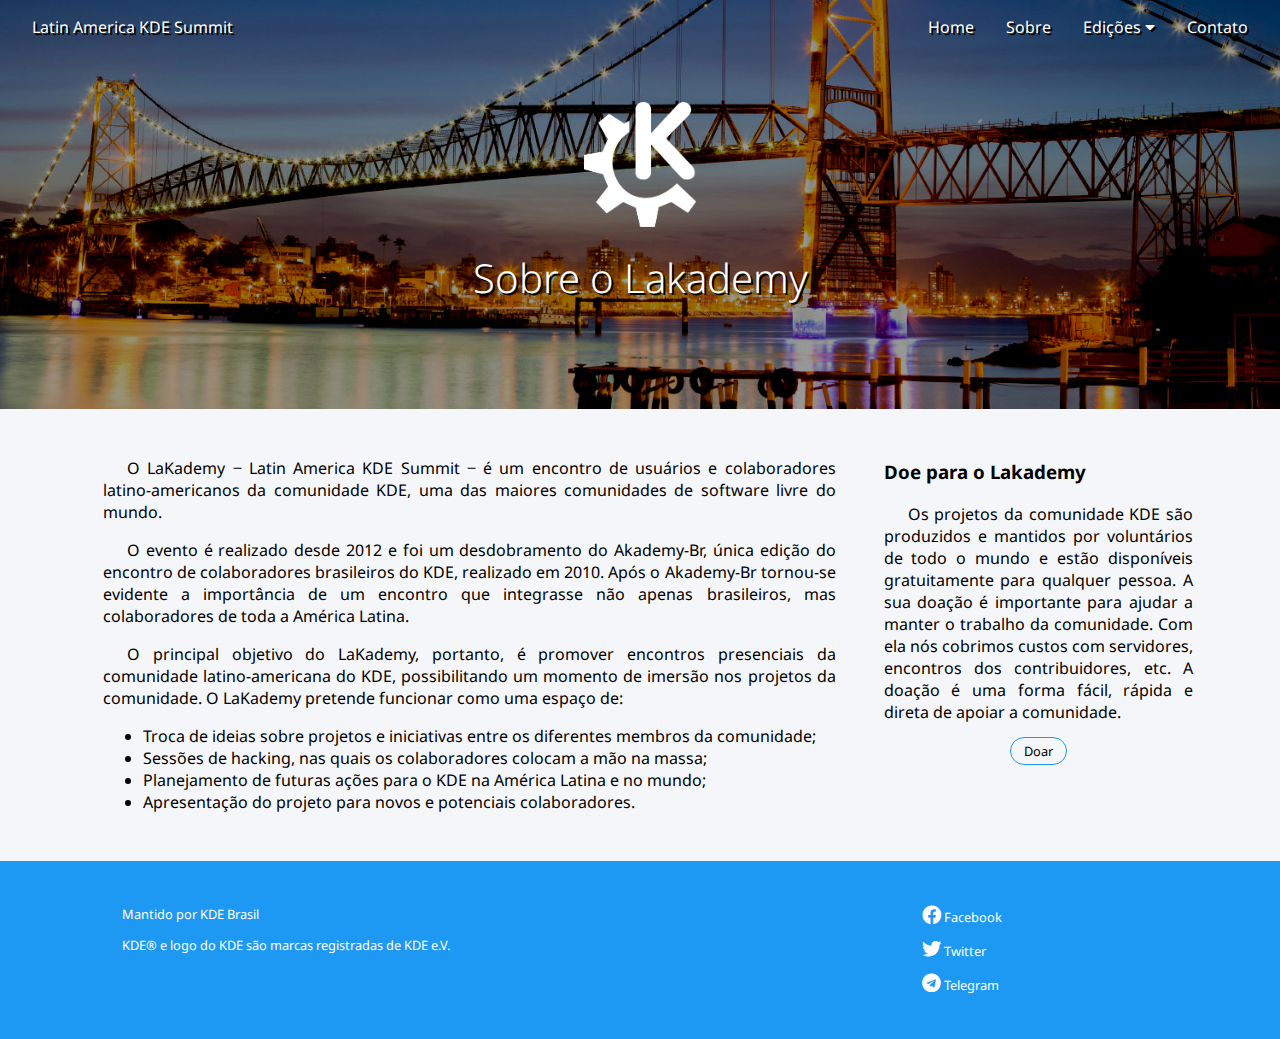
<file: sobre.html>
<!DOCTYPE html>
<html>

    <head>
        <title>Sobre o Lakademy</title>
        <meta charset="utf-8" name="viewport" content="width=device-width, initial-scale=1">
        <link rel="stylesheet" type="text/css" href="css/style.css">
        <link rel="stylesheet" href="https://use.fontawesome.com/releases/v5.0.10/css/all.css">
        <link rel="icon" href="img/favicon.png" type="image/x-icon" />
        <script src="js/functions.js"></script>
    </head>

    <body>
        <header class="bg-2018">
            <nav>
                <div class="navbar">
                    <a class="navbar-title" href="index.html">Latin America KDE Summit</a>
                    <a class="navbar-item" href="contato.html">Contato</a>
                    <div class="navbar-dropdown">
                        <a class="navbar-dropdown-title">
                            Edições
                            <i class="fa fa-caret-down"></i>
                        </a>
                        <div class="navbar-dropdown-content">
                            <a class="navbar-dropdown-item" href="2018.html">2018</a>
                            <a class="navbar-dropdown-item" href="2017.html">2017</a>
                            <a class="navbar-dropdown-item" href="2016.html">2016</a>
                            <a class="navbar-dropdown-item" href="2015.html">2015</a>
                            <a class="navbar-dropdown-item" href="2014.html">2014</a>
                            <a class="navbar-dropdown-item" href="2012.html">2012</a>
                        </div>
                    </div>
                    <a class="navbar-item" href="sobre.html">Sobre</a>
                    <a class="navbar-item" href="index.html">Home</a>
                </div>
                <div class="navbar-collapse">
                    <div class="navbar-header-collapse">
                        <a class="navbar-title">Latin America KDE Summit</a>
                        <a class="navbar-icon" onclick="javascript:menuShow();">
                            <i class="fas fa-bars"></i>
                        </a>
                    </div>
                    <a class="navbar-item-collapse hide" href="index.html">Home</a>
                    <a class="navbar-item-collapse hide" href="sobre.html">Sobre</a>
                    <a class="navbar-item-collapse hide" href="javascript:dropdownShow();">Edições
                        <i class="fa fa-caret-down"></i>
                    </a>
                    <a class="navbar-collapse-dropdown-item hide" href="2018.html">2018</a>
                    <a class="navbar-collapse-dropdown-item hide" href="2017.html">2017</a>
                    <a class="navbar-collapse-dropdown-item hide" href="2016.html">2016</a>
                    <a class="navbar-collapse-dropdown-item hide" href="2015.html">2015</a>
                    <a class="navbar-collapse-dropdown-item hide" href="2014.html">2014</a>
                    <a class="navbar-collapse-dropdown-item hide" href="2012.html">2012</a>
                    <a class="navbar-item-collapse hide" href="contato.html">Contato</a>
                </div>
            </nav>
            <img id="logo" src="img/kde-logo.png" alt="logo">
            <h1> Sobre o Lakademy </h1>
        </header>

        <main>
            <section>
                <div class="container">
                    <div class="row">
                        <div class="col col-content">
                            <p>
                                O LaKademy ‒ Latin America KDE Summit ‒ é um encontro de usuários e colaboradores latino-americanos da comunidade KDE, uma
                                das maiores comunidades de software livre do mundo.
                            </p>
                            <p>
                                O evento é realizado desde 2012 e foi um desdobramento do Akademy-Br, única edição do encontro de colaboradores brasileiros
                                do KDE, realizado em 2010. Após o Akademy-Br tornou-se evidente a importância de um encontro que integrasse não apenas brasileiros,
                                mas colaboradores de toda a América Latina.
                            </p>
                            <p>
                                O principal objetivo do LaKademy, portanto, é promover encontros presenciais da comunidade latino-americana do KDE, possibilitando
                                um momento de imersão nos projetos da comunidade. O LaKademy pretende funcionar como uma espaço de:
                            </p>
                            <ul>
                                <li>Troca de ideias sobre projetos e iniciativas entre os diferentes membros da comunidade;</li>
                                <li>Sessões de hacking, nas quais os colaboradores colocam a mão na massa;</li>
                                <li>Planejamento de futuras ações para o KDE na América Latina e no mundo;</li>
                                <li>Apresentação do projeto para novos e potenciais colaboradores.</li>
                            </ul>
                        </div>
                        <div class="col col-sidebar">
                            <h3> Doe para o Lakademy </h3>
                            <p>
                                Os projetos da comunidade KDE são produzidos e mantidos por voluntários de todo o mundo e estão disponíveis gratuitamente
                                para qualquer pessoa. A sua doação é importante para ajudar a manter o trabalho da comunidade.
                                Com ela nós cobrimos custos com servidores, encontros dos contribuidores, etc. A doação é uma
                                forma fácil, rápida e direta de apoiar a comunidade.
                            </p>
                            <div class="button">
                                <a class="button-secondary" href="https://www.kde.org/community/donations/index.php#money" target="_blank"> Doar </a>
                            </div>

                        </div>
                    </div>
                </div>
            </section>
        </main>

        <footer>
            <div class="container">
                <div class="row">
                    <div class="col col-content">
                        <p>
                            Mantido por
                            <a target="_blank" href="http://br.kde.org/" class="link-footer"> KDE Brasil </a>
                        </p>
                        <p>
                            KDE® e logo do KDE são marcas registradas de
                            <a target="_blank" href="https://ev.kde.org/" class="link-footer">
                            KDE e.V. </a>
                        </p>
                    </div>
                    <div class="col col-sidebar">
                        <p>
                            <a target="_blank" class="link-footer" href="https://www.facebook.com/kdebrasil/">
                                <i class="icon social-media fab fa-facebook"></i> Facebook
                            </a>
                        </p>
                        <p>
                            <a target="_blank" class="link-footer" href="https://twitter.com/kdebrasil">
                                <i class="icon social-media fab fa-twitter"></i> Twitter
                            </a>
                        </p>
                        <p>
                            <a target="_blank" class="link-footer" href="https://telegram.me/joinchat/BstFRj9eUM4B7fZE3yEnLQ">
                                <i class=" icon social-media fab fa-telegram"></i> Telegram
                            </a>
                        </p>
                    </div>
                </div>
            </div>
        </footer>

    </body>

</html>
</file>
<file: css/style.css>
@import url(//fonts.googleapis.com/css?family=Noto+Sans);

body{
    font-family: 'Noto Sans';
    margin: 0;
    padding: 0;
}

header{
    background-color: #1d99f3;
    background-position: center;
    background-repeat: no-repeat;
    background-size: cover;
    text-align: center;
    padding-bottom: 5em;
}

.bg-2018{
    background-image: url(../img/floripa.jpg);
}

.bg-2017{
    background-image: url(../img/bh.jpg);
}

.bg-2016 {
    background-image: url(../img/rio.jpg);
}

.bg-2015{
    background-image: url(../img/bahia.png);
}

.bg-2014{
    background-image: url(../img/sp.png);
}

.bg-2012{
    background-image: url(../img/poa.png);
}

header h1 {
    color: white;
    font-size: 2.5em;
    font-weight: 300;
    line-height: 1.2;
    text-shadow: 2px 2px #000000;
}

#logo {
    max-height: 125px;
    width: auto;
    display: block;
    margin-left: auto;
    margin-right: auto;
}

section:nth-of-type( odd ) {
    background-color: #f5f6fa;
}

footer {
    background-color: #1d99f3;
}

footer p{
    font-size: 0.8em;
    color:white;
}

.button {
    text-align: center;
    margin: 1em 0 1em 0 ;
}

.button-primary{
    border: none;
    border-radius: 2px;
    text-transform: uppercase;
    color: white;
    background: #1d99f3;
    padding: 0.3em 1em;
    text-decoration: none;
}

.button-secondary{
    border: 1px solid #1d99f3;
    border-radius: 30px;
    color: black;
    font-size: 0.8em;
    padding: 0.3em 1em;
    text-decoration: none;
}

.button-secondary:hover {
    background: #1d99f3;
    color: white;
}

.icon {
    text-decoration: none;
    color: white;
    font-size: 1.5em;
}

.navbar {
    margin-bottom: 3em ;
    padding: 0 1em ;
    overflow: auto;
    background-color: transparent;
}

.navbar-item {
    color: white;
    display: block;
    text-align: center;
    padding: 1em ;
    float: right;
    text-decoration: none;
    text-shadow: 2px 2px #000000;
}

.navbar-title {
    color: white;
    text-align: center;
    padding: 1em;
    float: left;
    display: block;
    text-shadow: 2px 2px #000000;
    text-decoration: none;
}

.navbar-dropdown {
    display: block;
    float: right;
    overflow: auto;
    padding: 1em;
}

.navbar-dropdown-title {
    color: white;
    text-align: center;
    text-decoration: none;
    text-shadow: 2px 2px #000000;
}

.navbar-dropdown-content {
    z-index: 1;
    display: none;
    position: absolute;
}

.navbar-dropdown-item {
    color: white;
    text-decoration: none;
    display: block;
    background-color: transparent;
    padding: 1em;
    text-shadow: 2px 2px #000000;
}

.navbar-dropdown:hover .navbar-dropdown-content {
    display: block;
}

.navbar-collapse {
    margin-bottom: 3em;
    padding: 0 ;
    overflow: auto;
    background-color: transparent;
    display: none;
    border: 1px solid white;
}

.navbar-header-collapse {
    height: 3em;
}

.navbar-icon {
    color: white;
    text-align: center;
    padding: 1em;
    float: right;
    display: block;
    text-shadow: 2px 2px #000000;
}

.navbar-collapse-dropdown-item,
.navbar-item-collapse {
    color: white;
    display: block;
    text-align: center;
    padding: 1em;
    float:none;
    border: 1px solid white;
    text-decoration: none;
    text-shadow: 2px 2px #000000;
}

.hide {
    display: none;
}

@media screen and (max-width: 650px) {
    .navbar {
        display: none;
    }
    .navbar-collapse {
        display: block;
    }
}

.img-responsive {
    max-width: 80%;
    height: auto;
    display: block;
    margin-left: auto;
    margin-right: auto;
}

.img-avatar{
    border-radius: 500em;
}

.container, .row, .col, .col-3, .col-sidebar, .col-content {
    -webkit-box-sizing: border-box;
    -moz-box-sizing: border-box;
    box-sizing: border-box;
}

.container {
    width: 100%;
    margin-left: auto;
    margin-right: auto;
    padding: 2em ;
}

.container h2 {
    text-align: center;
}

@media (min-width: 1170px) {
    .container {
        max-width: 1170px;
        padding: 2em 0 2em 0;
    }
}

.row {
    padding: 0 1em ;
    overflow: auto;
    clear:both;
}


.col {
    display: inline-block;
    vertical-align: top;
    width: 100%;
    /* margin-bottom: 2em; */
    margin-right: -4px;
    padding: 0 1em;
}

.col p {
    text-indent: 1.5em;
    text-align: justify;
}

@media (min-width: 728px) {
    .col-3 {
        width: 33.3333%;
    }
}

.col-3 img {
    max-width: 100%;
    max-height: 200px;
    display: block;
    margin-left: auto;
    margin-right: auto;
}

.col-3 h2,
.col-3 p {
    text-align: center;
    text-indent: 0;
}

@media (min-width: 992px) {
    .col-content {
        width: 70%;
        padding: 0 2em;
    }

    .col-sidebar {
        width: 30%;
    }

}

.timeline {
    position: relative;
    max-width: 1170px;
    height: auto;
    padding: 0 ;
    margin: 0 auto;
    overflow: auto;
    list-style: none;
}

.timeline-background {
    width: 50%;
    float: left;
    height: 100%;
    position: absolute;
    z-index: -1;
    border-right: 2px dashed grey;
}

.timeline-year {
    font-weight: 600;
    font-size: 25px;
    letter-spacing: 3px;
    color: #f0f0f0;
    background-color: #1d99f3;
    text-align: center;
    margin-top: 3em;
    margin: 1em auto;
    clear: both;
}

.timeline-event{
    width: 44%;
    margin: 4% 2%;
    padding: 1%;
    text-align: center;
    background-color: white;
}

.timeline-img {
    width: 44%;
    margin: 2% 2%;
    padding: 1%;
    background-color: white;
}

.timeline-event:nth-of-type( odd ){
    float:right;
}

.timeline-event:nth-of-type( even ) {
    float: left ;
}

.timeline-img:nth-of-type( even ) {
    float: right;
}

.timeline-img:nth-of-type( odd ) {
    float: left;
}

@media (max-width: 600px) {
    .timeline-event,
    .timeline-img {
        width:auto;
        float:none;
    }
}

.link{
    text-decoration: none;
    color:#1d99f3;
}

.link-footer{
    text-decoration: none;
    color:white;
}

.form {
    width: 50%;
}

@media (max-width: 992px) {
    .form {
        width: 100%;
    }
}

.form input {
    width: 100%;
    padding: 1em ;
    border: 2px solid #ccc;
    border-radius: 10px;
    margin-bottom: 1em ;
    outline: 0;
    box-sizing: border-box;

}

.form label {
    padding: 1em 1em 1em 0 ;
}

.error-message{
    background-color:#f44755;
    color:white;
    width: 100%;
    border-radius: 10px;
    font-size: 0.8em;
    padding: 1em;
    text-indent: 0;
    box-sizing: border-box;
}

.success-message {
    background-color: #27ae60;
    color: white;
    width: 100%;
    border-radius: 10px;
    font-size: 0.8em;
    padding: 1em;
    text-indent: 0;
    box-sizing: border-box;
}
</file>
